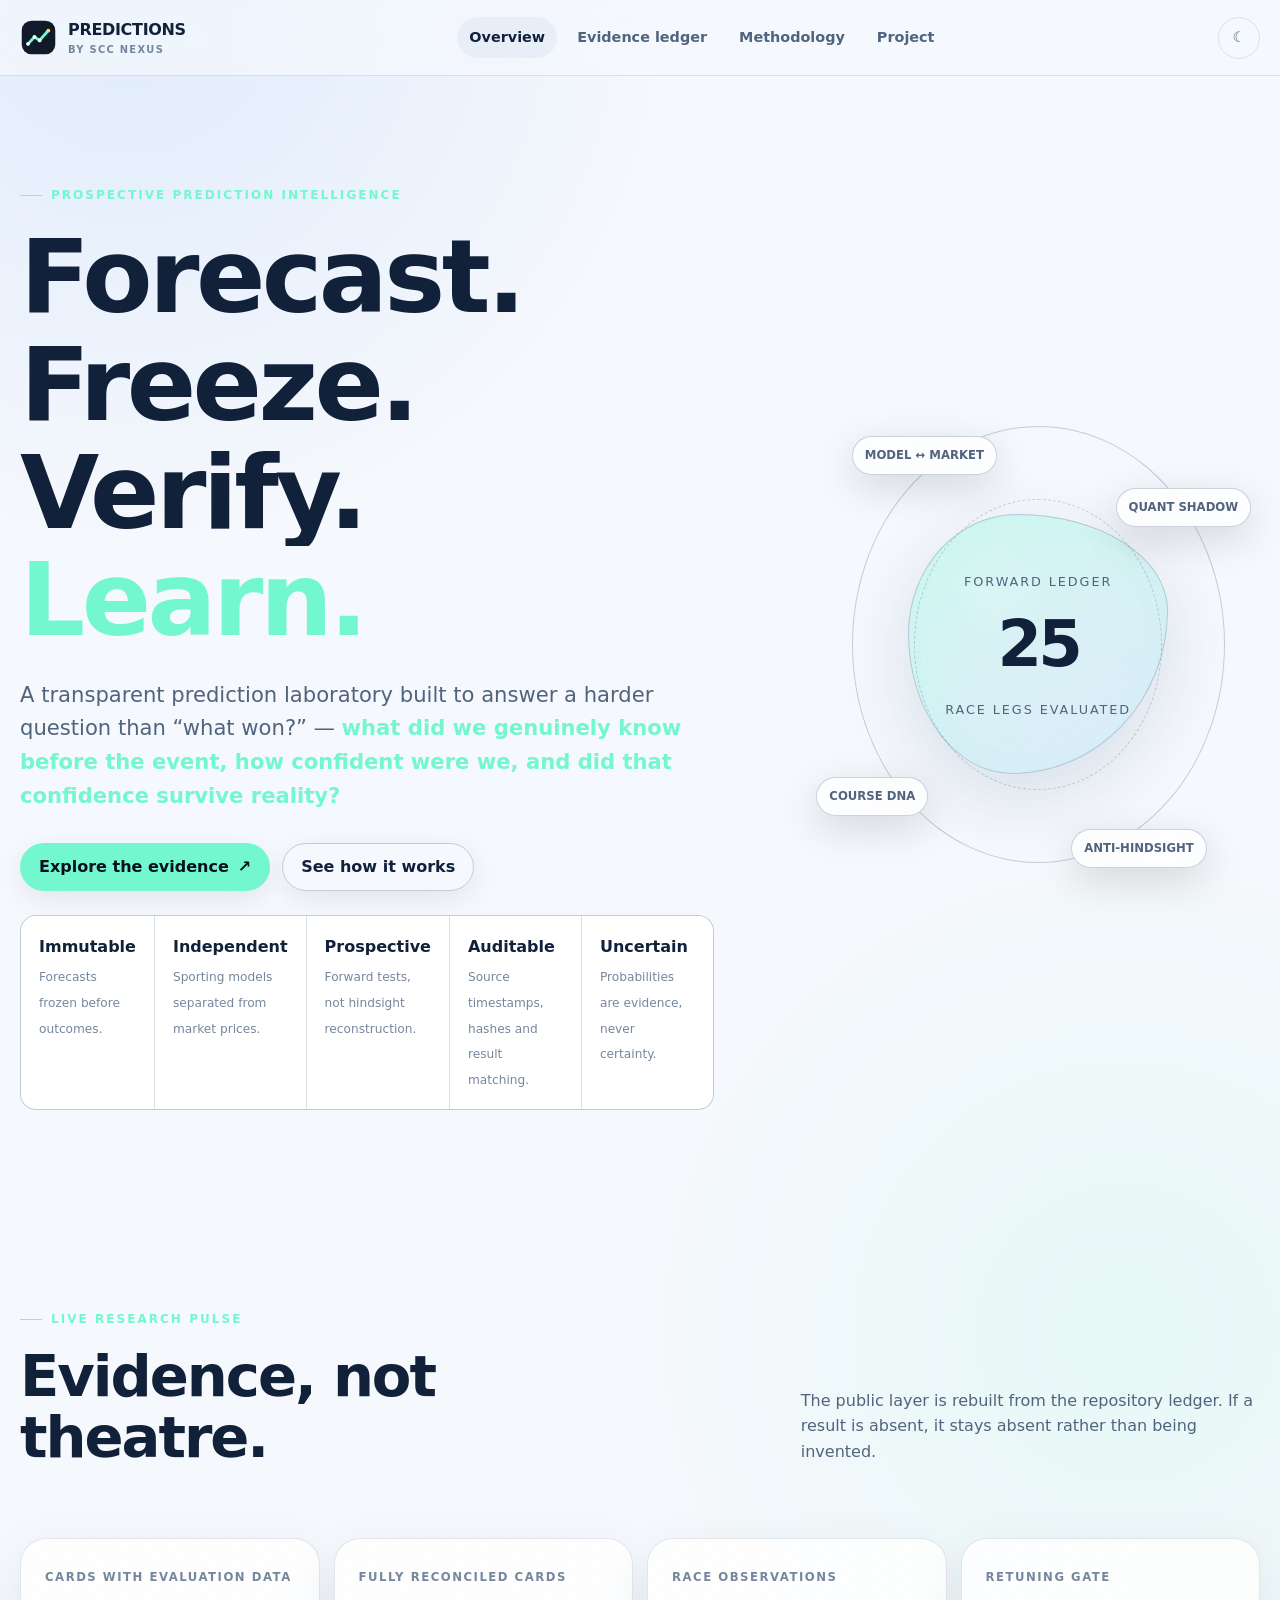
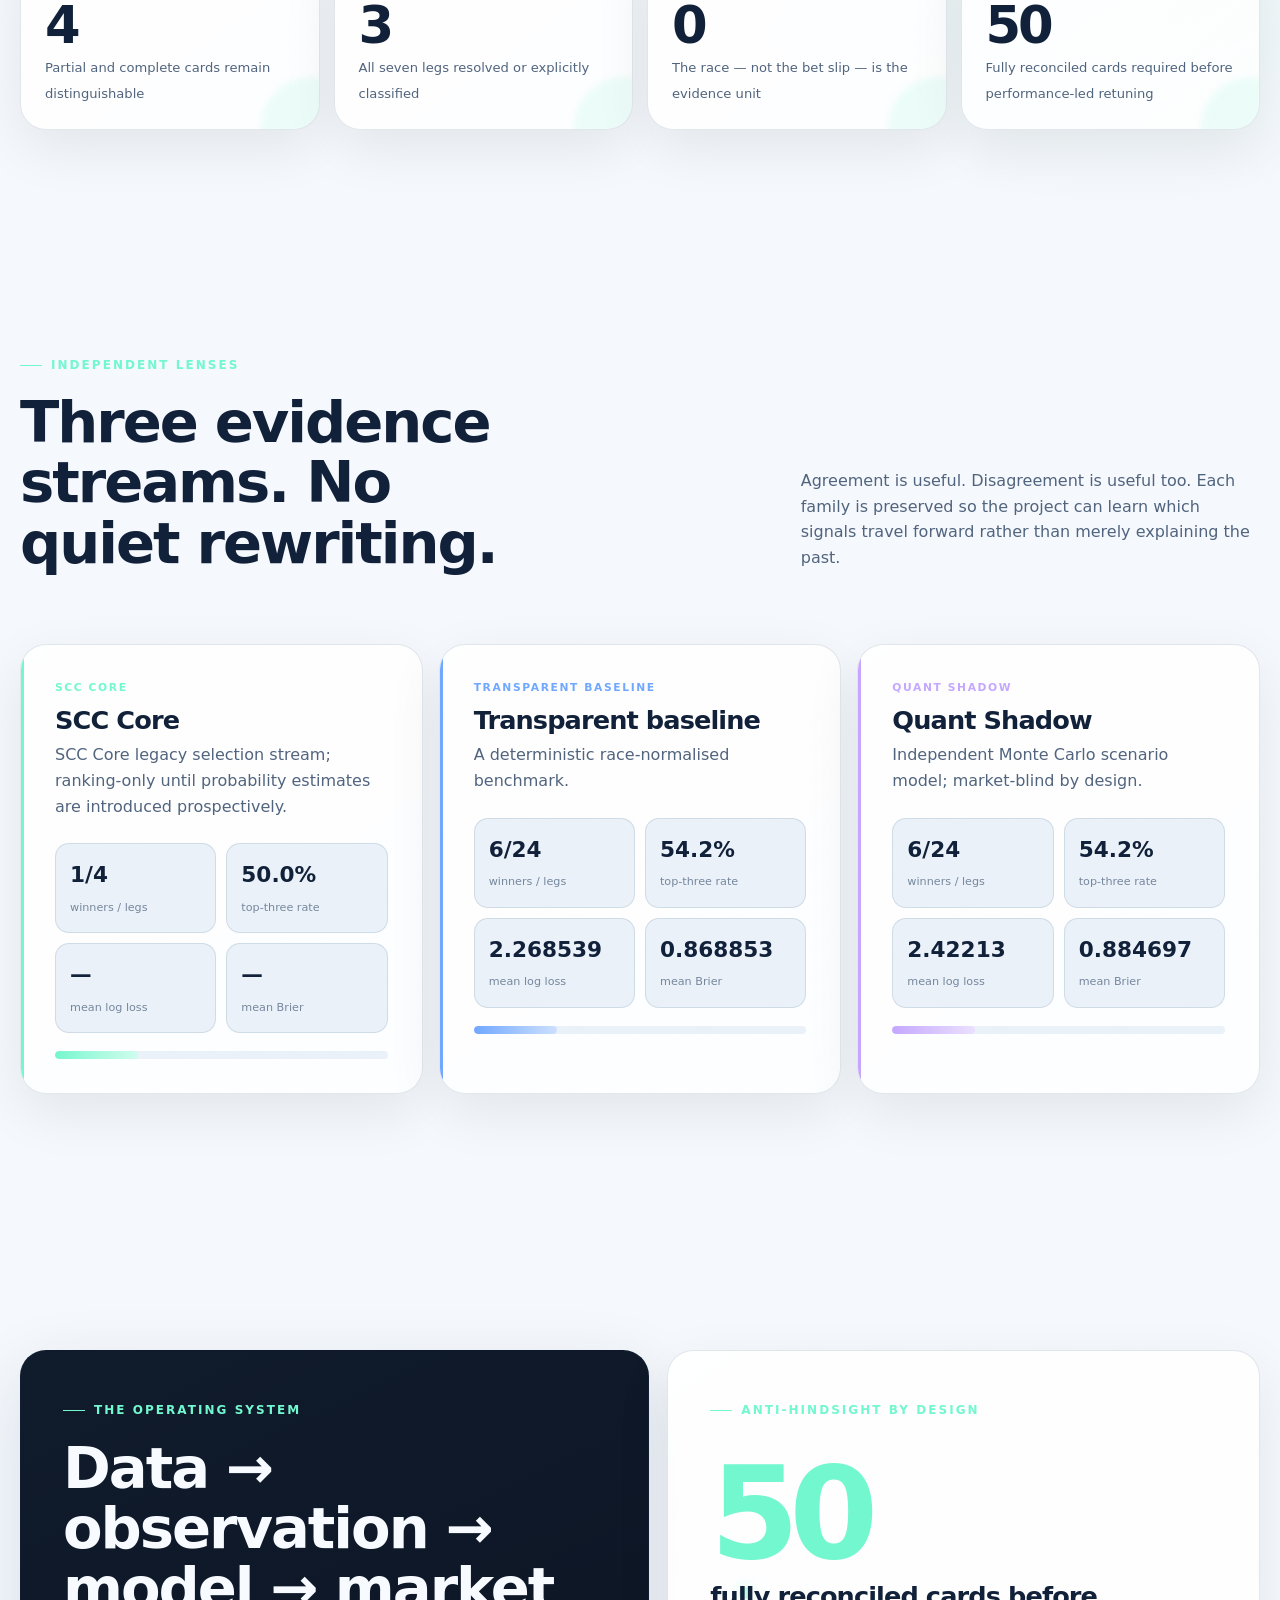
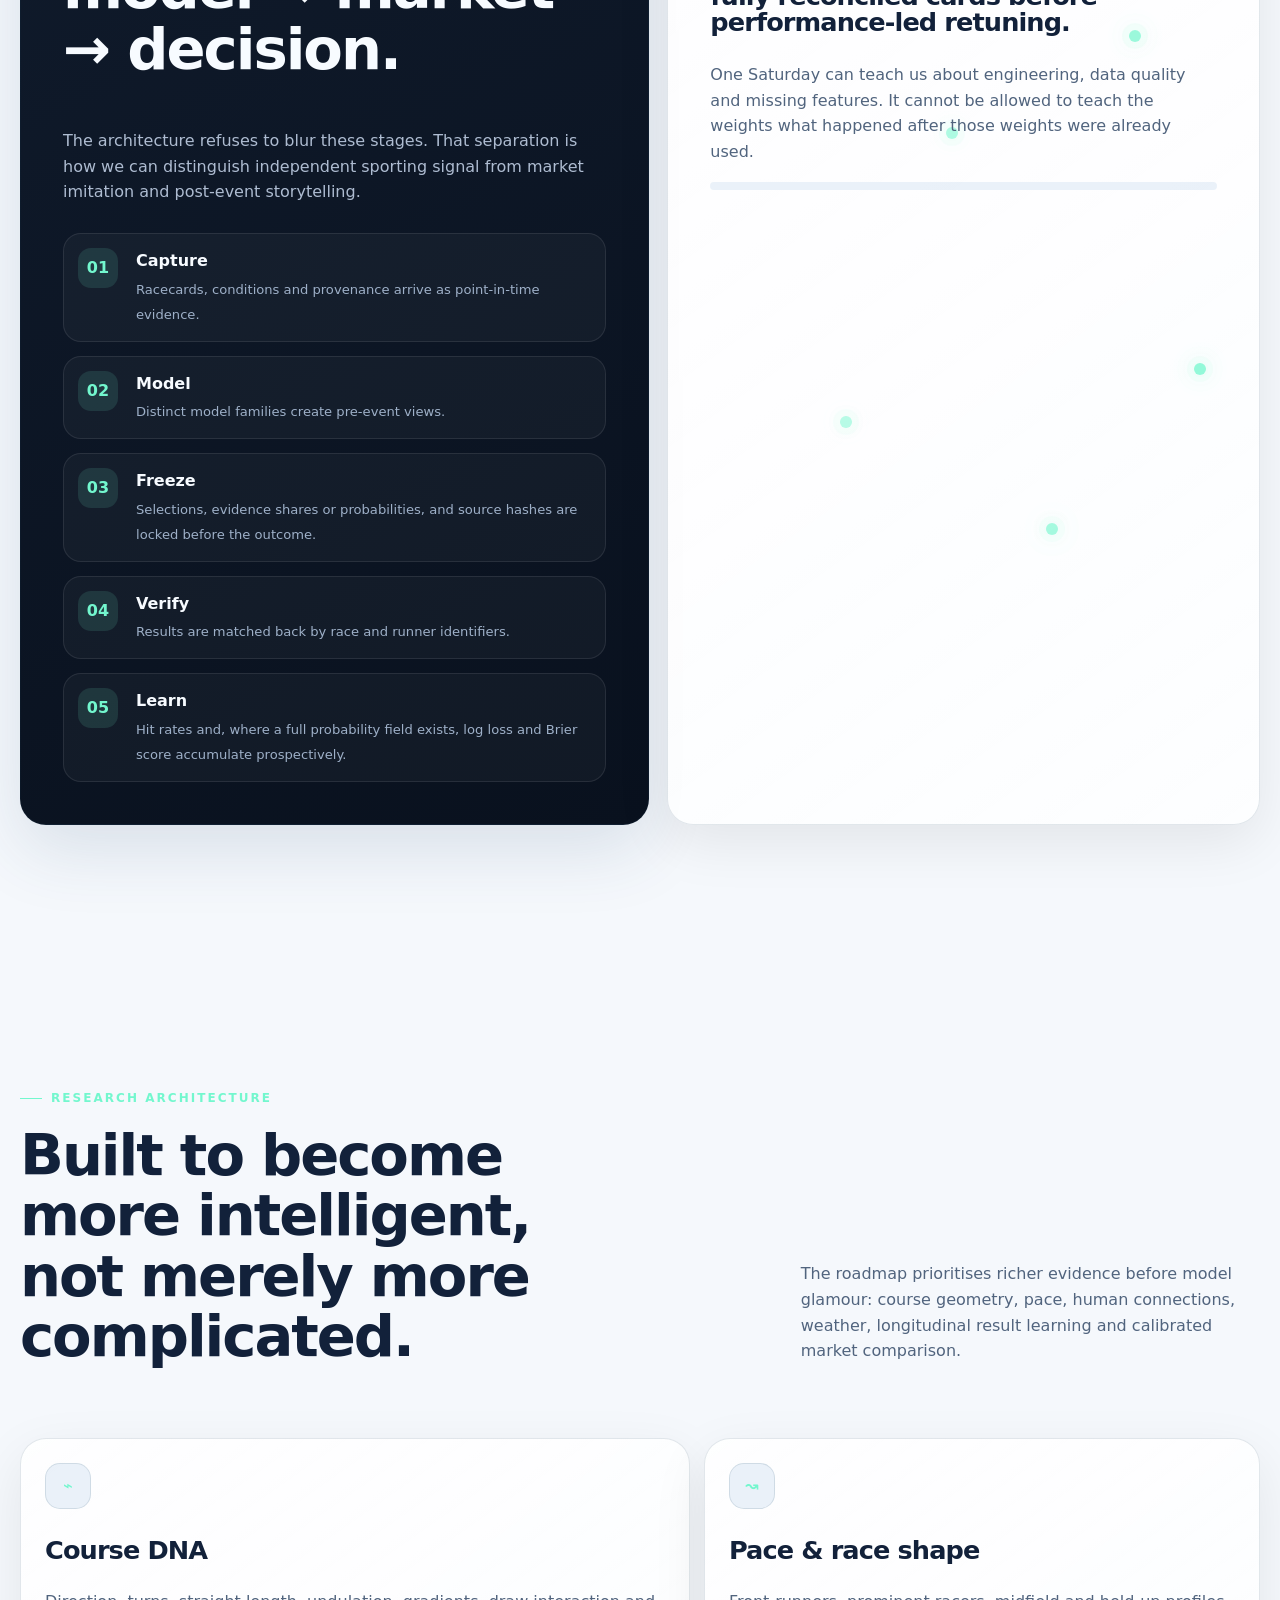
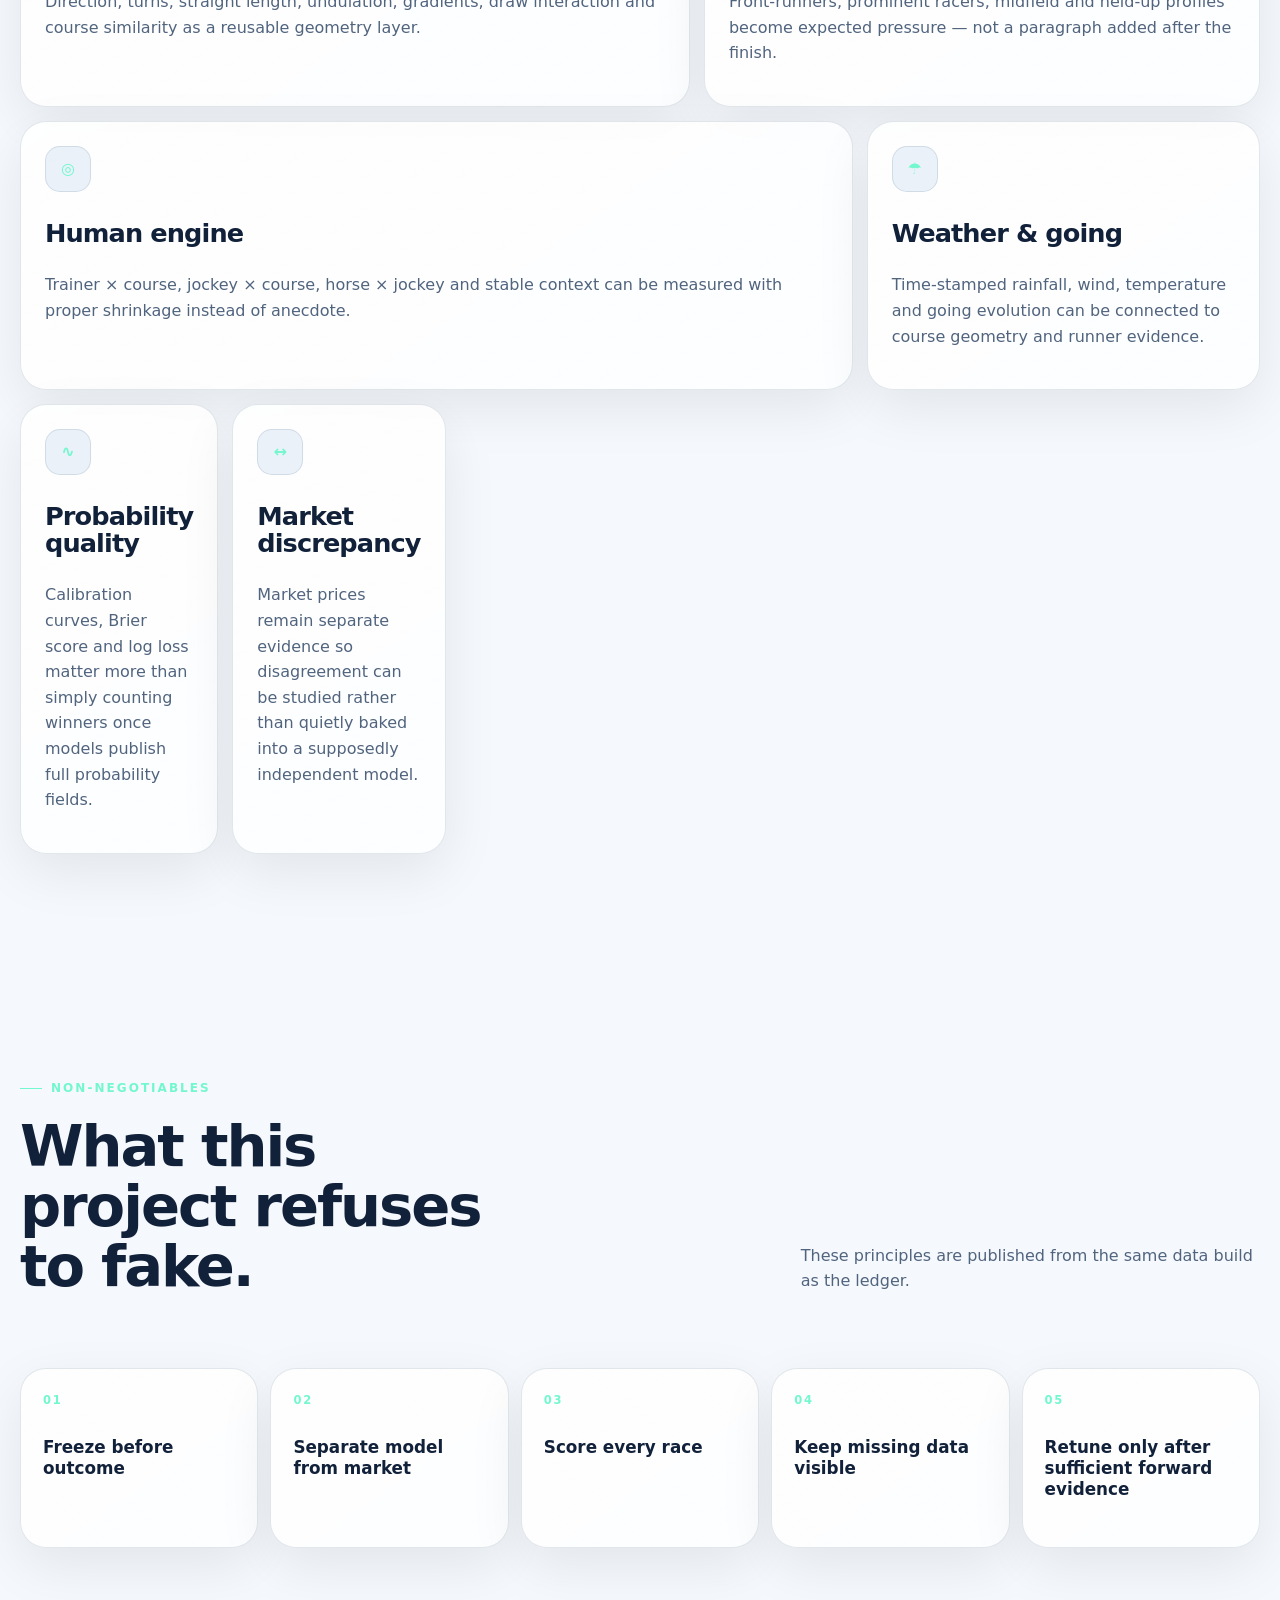
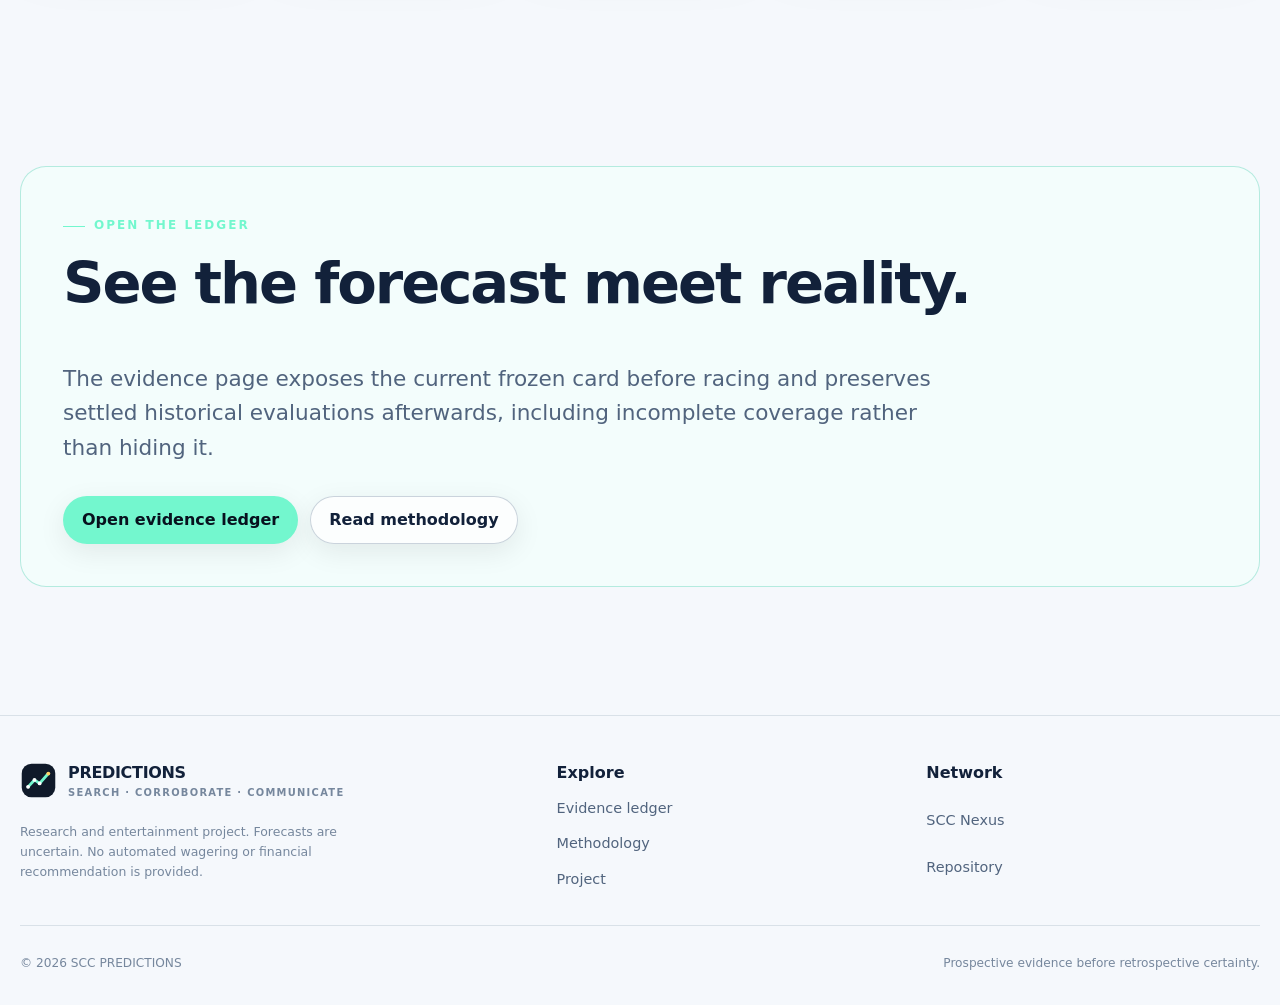
<file: index.html>
<!doctype html>
<html lang="en">
<head>
  <meta charset="utf-8">
  <meta name="viewport" content="width=device-width, initial-scale=1">
  <meta name="theme-color" content="#08111f">
  <meta name="description" content="SCC PREDICTIONS is a prospective forecasting research lab: freeze before outcome, compare independent models, score every race and learn without hindsight.">
  <title>SCC PREDICTIONS — Forecast. Freeze. Verify. Learn.</title>
  <link rel="icon" href="assets/mark.svg" type="image/svg+xml">
  <link rel="stylesheet" href="assets/styles.css">
  <script defer src="assets/app.js"></script>
  <script type="application/ld+json">
    {"@context":"https://schema.org","@type":"ResearchProject","name":"SCC PREDICTIONS","description":"Prospective, evidence-led prediction research with immutable pre-event forecasts and post-event evaluation.","url":"https://sccnexus.co.uk/predictions/"}
  </script>
</head>
<body>
<a class="skip-link" href="#main">Skip to content</a>
<header class="site-header">
  <div class="shell nav-wrap">
    <a class="brand" href="index.html" aria-label="SCC PREDICTIONS home">
      <img src="assets/mark.svg" alt="">
      <span>PREDICTIONS<small>by SCC Nexus</small></span>
    </a>
    <nav class="nav-links" data-nav-links data-open="false" aria-label="Primary navigation">
      <a href="index.html" aria-current="page">Overview</a>
      <a href="results.html">Evidence ledger</a>
      <a href="methodology.html">Methodology</a>
      <a href="about.html">Project</a>
    </nav>
    <div style="display:flex;gap:8px;align-items:center">
      <button class="nav-action" data-theme-toggle type="button" aria-label="Change colour theme">☀</button>
      <button class="nav-action nav-toggle" data-nav-toggle type="button" aria-label="Open navigation" aria-expanded="false">☰</button>
    </div>
  </div>
</header>

<main id="main">
  <section class="hero">
    <div class="shell hero-grid">
      <div>
        <div class="eyebrow">Prospective prediction intelligence</div>
        <h1 aria-label="Forecast. Freeze. Verify. Learn.">
          <span class="line"><span class="word">Forecast.</span></span>
          <span class="line"><span class="word">Freeze. Verify.</span></span>
          <span class="line"><span class="word">Learn.</span></span>
        </h1>
        <p class="hero-copy">A transparent prediction laboratory built to answer a harder question than “what won?” — <strong class="accent">what did we genuinely know before the event, how confident were we, and did that confidence survive reality?</strong></p>
        <div class="hero-actions">
          <a class="button button-primary" href="results.html">Explore the evidence <span aria-hidden="true">↗</span></a>
          <a class="button button-ghost" href="methodology.html">See how it works</a>
        </div>
        <div class="trust-strip" aria-label="Project principles">
          <div class="trust-item"><strong>Immutable</strong><span>Forecasts frozen before outcomes.</span></div>
          <div class="trust-item"><strong>Independent</strong><span>Sporting models separated from market prices.</span></div>
          <div class="trust-item"><strong>Prospective</strong><span>Forward tests, not hindsight reconstruction.</span></div>
          <div class="trust-item"><strong>Auditable</strong><span>Source timestamps, hashes and result matching.</span></div>
          <div class="trust-item"><strong>Uncertain</strong><span>Probabilities are evidence, never certainty.</span></div>
        </div>
      </div>

      <div class="lab-orbit" aria-label="Prediction system visualisation">
        <div class="core">
          <div>
            <span>Forward ledger</span>
            <strong data-metric="legs">0</strong>
            <span>race legs evaluated</span>
          </div>
        </div>
        <span class="orbit-tag">MODEL ↔ MARKET</span>
        <span class="orbit-tag">QUANT SHADOW</span>
        <span class="orbit-tag">COURSE DNA</span>
        <span class="orbit-tag">ANTI-HINDSIGHT</span>
      </div>
    </div>
  </section>

  <section class="section-tight" aria-labelledby="pulse-title">
    <div class="shell">
      <div class="section-head">
        <div>
          <div class="eyebrow">Live research pulse</div>
          <h2 id="pulse-title">Evidence, not theatre.</h2>
        </div>
        <p data-data-status>The public layer is rebuilt from the repository ledger. If a result is absent, it stays absent rather than being invented.</p>
      </div>
      <div class="metric-grid">
        <article class="metric-card"><span class="metric-label">Cards with evaluation data</span><div class="metric-value" data-metric="cards">0</div><span class="metric-note">Partial and complete cards remain distinguishable</span></article>
        <article class="metric-card"><span class="metric-label">Fully reconciled cards</span><div class="metric-value" data-metric="complete">0</div><span class="metric-note">All seven legs resolved or explicitly classified</span></article>
        <article class="metric-card"><span class="metric-label">Race observations</span><div class="metric-value" data-metric="legs">0</div><span class="metric-note">The race — not the bet slip — is the evidence unit</span></article>
        <article class="metric-card"><span class="metric-label">Retuning gate</span><div class="metric-value" data-metric="threshold">50</div><span class="metric-note">Fully reconciled cards required before performance-led retuning</span></article>
      </div>
    </div>
  </section>

  <section class="section" aria-labelledby="models-title">
    <div class="shell">
      <div class="section-head">
        <div>
          <div class="eyebrow">Independent lenses</div>
          <h2 id="models-title">Three evidence streams. No quiet rewriting.</h2>
        </div>
        <p>Agreement is useful. Disagreement is useful too. Each family is preserved so the project can learn which signals travel forward rather than merely explaining the past.</p>
      </div>
      <div class="model-grid" data-model-grid>
        <article class="model-card" data-model="frozen"><div class="model-chip">SCC Core</div><h3>SCC Core</h3><p>The prospectively locked SCC evidence-led selection stream; historical records are ranking-only unless probabilities were frozen prospectively.</p></article>
        <article class="model-card" data-model="baseline"><div class="model-chip">Transparent baseline</div><h3>Transparent baseline</h3><p>A deterministic race-normalised benchmark.</p></article>
        <article class="model-card" data-model="shadow"><div class="model-chip">Quant Shadow</div><h3>Quant Shadow</h3><p>A separate Monte Carlo scenario challenger, kept market-blind by design.</p></article>
      </div>
    </div>
  </section>

  <section class="section" aria-labelledby="system-title">
    <div class="shell split">
      <article class="panel panel-dark">
        <div class="eyebrow">The operating system</div>
        <h2 id="system-title">Data → observation → model → market → decision.</h2>
        <p>The architecture refuses to blur these stages. That separation is how we can distinguish independent sporting signal from market imitation and post-event storytelling.</p>
        <div class="flow">
          <div class="flow-step"><div class="flow-index">01</div><div><strong>Capture</strong><span>Racecards, conditions and provenance arrive as point-in-time evidence.</span></div></div>
          <div class="flow-step"><div class="flow-index">02</div><div><strong>Model</strong><span>Distinct model families create pre-event views.</span></div></div>
          <div class="flow-step"><div class="flow-index">03</div><div><strong>Freeze</strong><span>Selections, evidence shares or probabilities, and source hashes are locked before the outcome.</span></div></div>
          <div class="flow-step"><div class="flow-index">04</div><div><strong>Verify</strong><span>Results are matched back by race and runner identifiers.</span></div></div>
          <div class="flow-step"><div class="flow-index">05</div><div><strong>Learn</strong><span>Hit rates and, where a full probability field exists, log loss and Brier score accumulate prospectively.</span></div></div>
        </div>
      </article>

      <article class="panel evidence-visual">
        <div class="signal-field" data-signal-field aria-hidden="true"></div>
        <div class="evidence-copy">
          <div class="eyebrow">Anti-hindsight by design</div>
          <div class="quote-number">50</div>
          <h3>fully reconciled cards before performance-led retuning.</h3>
          <p>One Saturday can teach us about engineering, data quality and missing features. It cannot be allowed to teach the weights what happened after those weights were already used.</p>
          <div class="progress" data-retuning-progress aria-label="Progress toward the retuning evidence threshold"><span></span></div>
        </div>
      </article>
    </div>
  </section>

  <section class="section" aria-labelledby="features-title">
    <div class="shell">
      <div class="section-head">
        <div>
          <div class="eyebrow">Research architecture</div>
          <h2 id="features-title">Built to become more intelligent, not merely more complicated.</h2>
        </div>
        <p>The roadmap prioritises richer evidence before model glamour: course geometry, pace, human connections, weather, longitudinal result learning and calibrated market comparison.</p>
      </div>
      <div class="feature-grid">
        <article class="feature-card"><div class="feature-icon">⌁</div><h3>Course DNA</h3><p>Direction, turns, straight length, undulation, gradients, draw interaction and course similarity as a reusable geometry layer.</p></article>
        <article class="feature-card"><div class="feature-icon">↝</div><h3>Pace & race shape</h3><p>Front-runners, prominent racers, midfield and held-up profiles become expected pressure — not a paragraph added after the finish.</p></article>
        <article class="feature-card"><div class="feature-icon">◎</div><h3>Human engine</h3><p>Trainer × course, jockey × course, horse × jockey and stable context can be measured with proper shrinkage instead of anecdote.</p></article>
        <article class="feature-card"><div class="feature-icon">☂</div><h3>Weather & going</h3><p>Time-stamped rainfall, wind, temperature and going evolution can be connected to course geometry and runner evidence.</p></article>
        <article class="feature-card"><div class="feature-icon">∿</div><h3>Probability quality</h3><p>Calibration curves, Brier score and log loss matter more than simply counting winners once models publish full probability fields.</p></article>
        <article class="feature-card"><div class="feature-icon">↔</div><h3>Market discrepancy</h3><p>Market prices remain separate evidence so disagreement can be studied rather than quietly baked into a supposedly independent model.</p></article>
      </div>
    </div>
  </section>

  <section class="section-tight" aria-labelledby="principles-title">
    <div class="shell">
      <div class="section-head"><div><div class="eyebrow">Non-negotiables</div><h2 id="principles-title">What this project refuses to fake.</h2></div><p>These principles are published from the same data build as the ledger.</p></div>
      <div class="principles" data-principles>
        <article class="principle-card"><strong>Freeze before outcome</strong></article>
        <article class="principle-card"><strong>Separate model from market</strong></article>
        <article class="principle-card"><strong>Score every race</strong></article>
        <article class="principle-card"><strong>Keep missing data visible</strong></article>
        <article class="principle-card"><strong>Retune only after sufficient forward evidence</strong></article>
      </div>
    </div>
  </section>

  <section class="section">
    <div class="shell callout">
      <div class="eyebrow">Open the ledger</div>
      <h2>See the forecast meet reality.</h2>
      <p class="lede">The evidence page exposes the current frozen card before racing and preserves settled historical evaluations afterwards, including incomplete coverage rather than hiding it.</p>
      <div class="hero-actions"><a class="button button-primary" href="results.html">Open evidence ledger</a><a class="button" href="methodology.html">Read methodology</a></div>
    </div>
  </section>
</main>

<footer class="site-footer">
  <div class="shell">
    <div class="footer-grid">
      <div><a class="brand" href="index.html"><img src="assets/mark.svg" alt=""><span>PREDICTIONS<small>Search · Corroborate · Communicate</small></span></a><p class="tiny" style="max-width:46ch;margin-top:16px">Research and entertainment project. Forecasts are uncertain. No automated wagering or financial recommendation is provided.</p></div>
      <div class="footer-links"><strong>Explore</strong><a href="results.html">Evidence ledger</a><a href="methodology.html">Methodology</a><a href="about.html">Project</a></div>
      <div class="footer-links"><strong>Network</strong><a href="https://sccnexus.co.uk/" rel="noopener">SCC Nexus</a><a href="https://github.com/sccnexusdata/predictions-observatory" rel="noopener">Repository</a></div>
    </div>
    <div class="footer-bottom"><span>© <span data-year></span> SCC PREDICTIONS</span><span>Prospective evidence before retrospective certainty.</span></div>
  </div>
</footer>
</body>
</html>
</file>
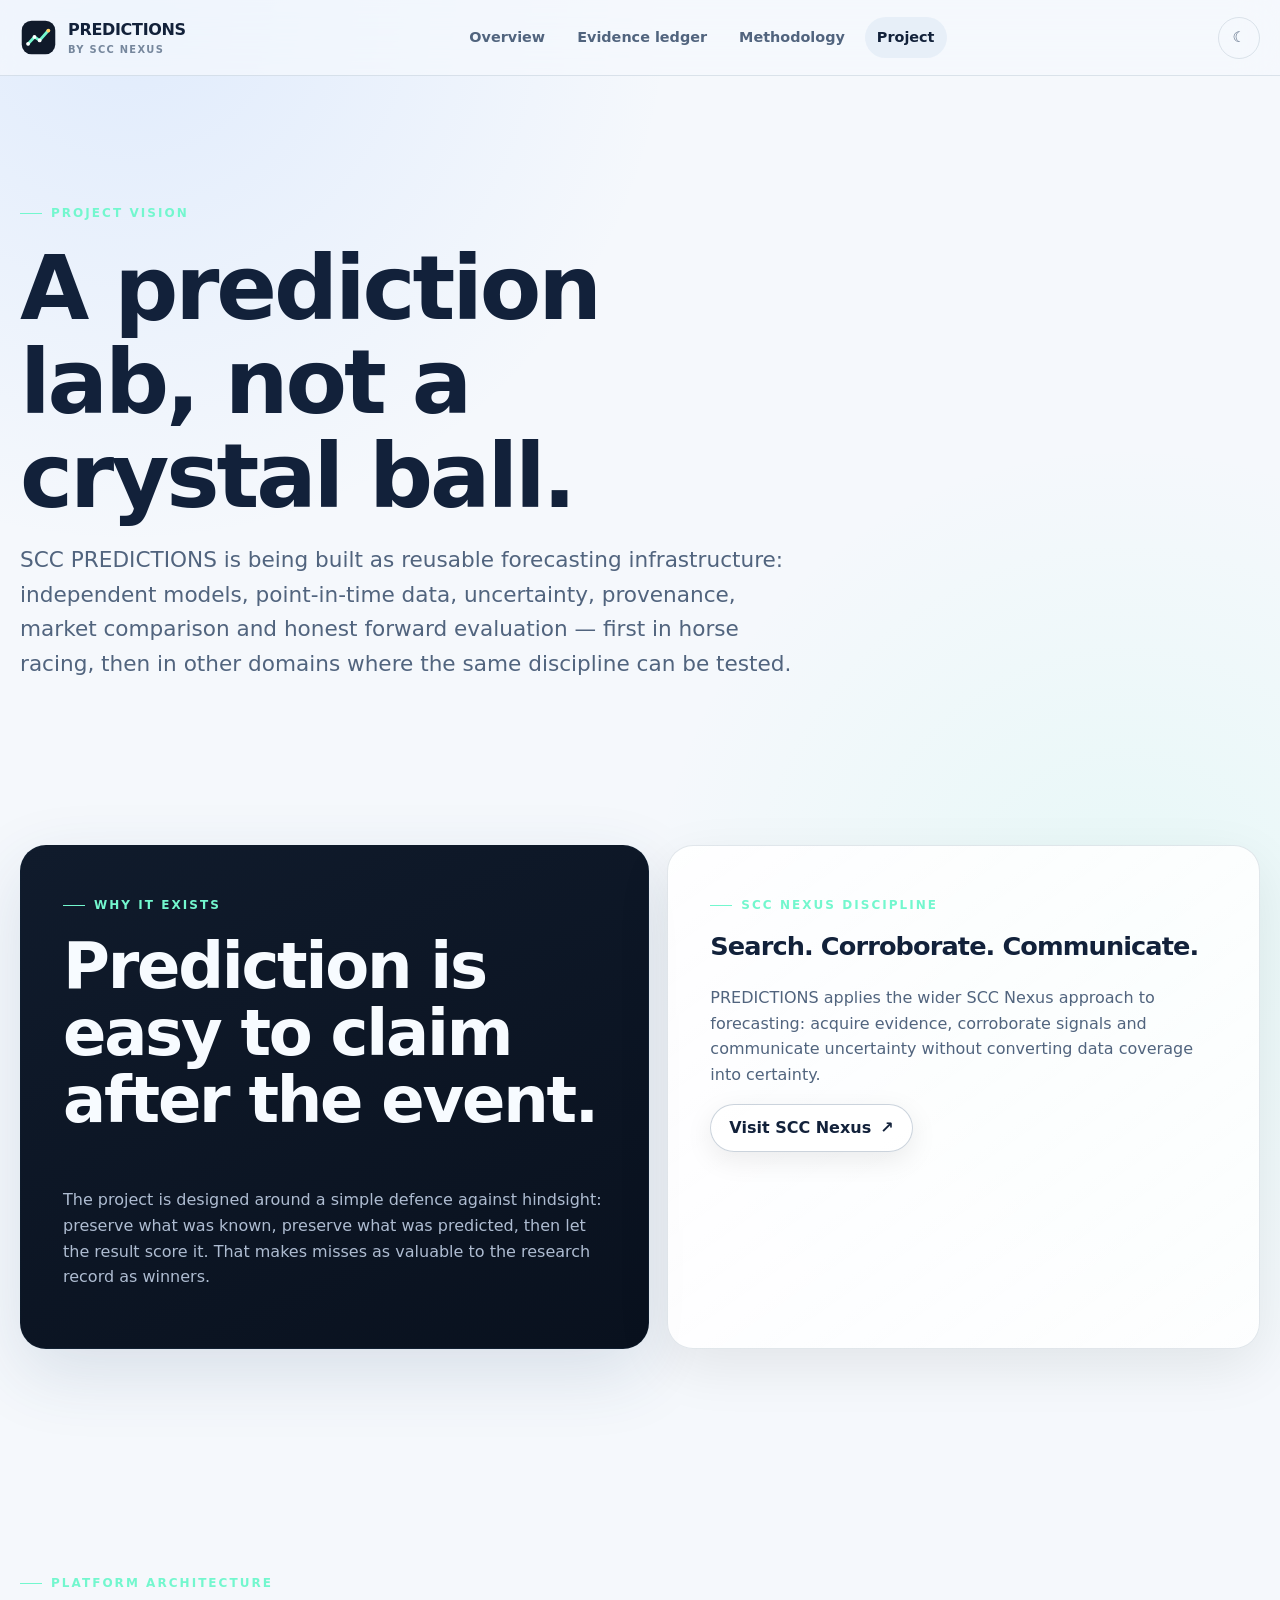
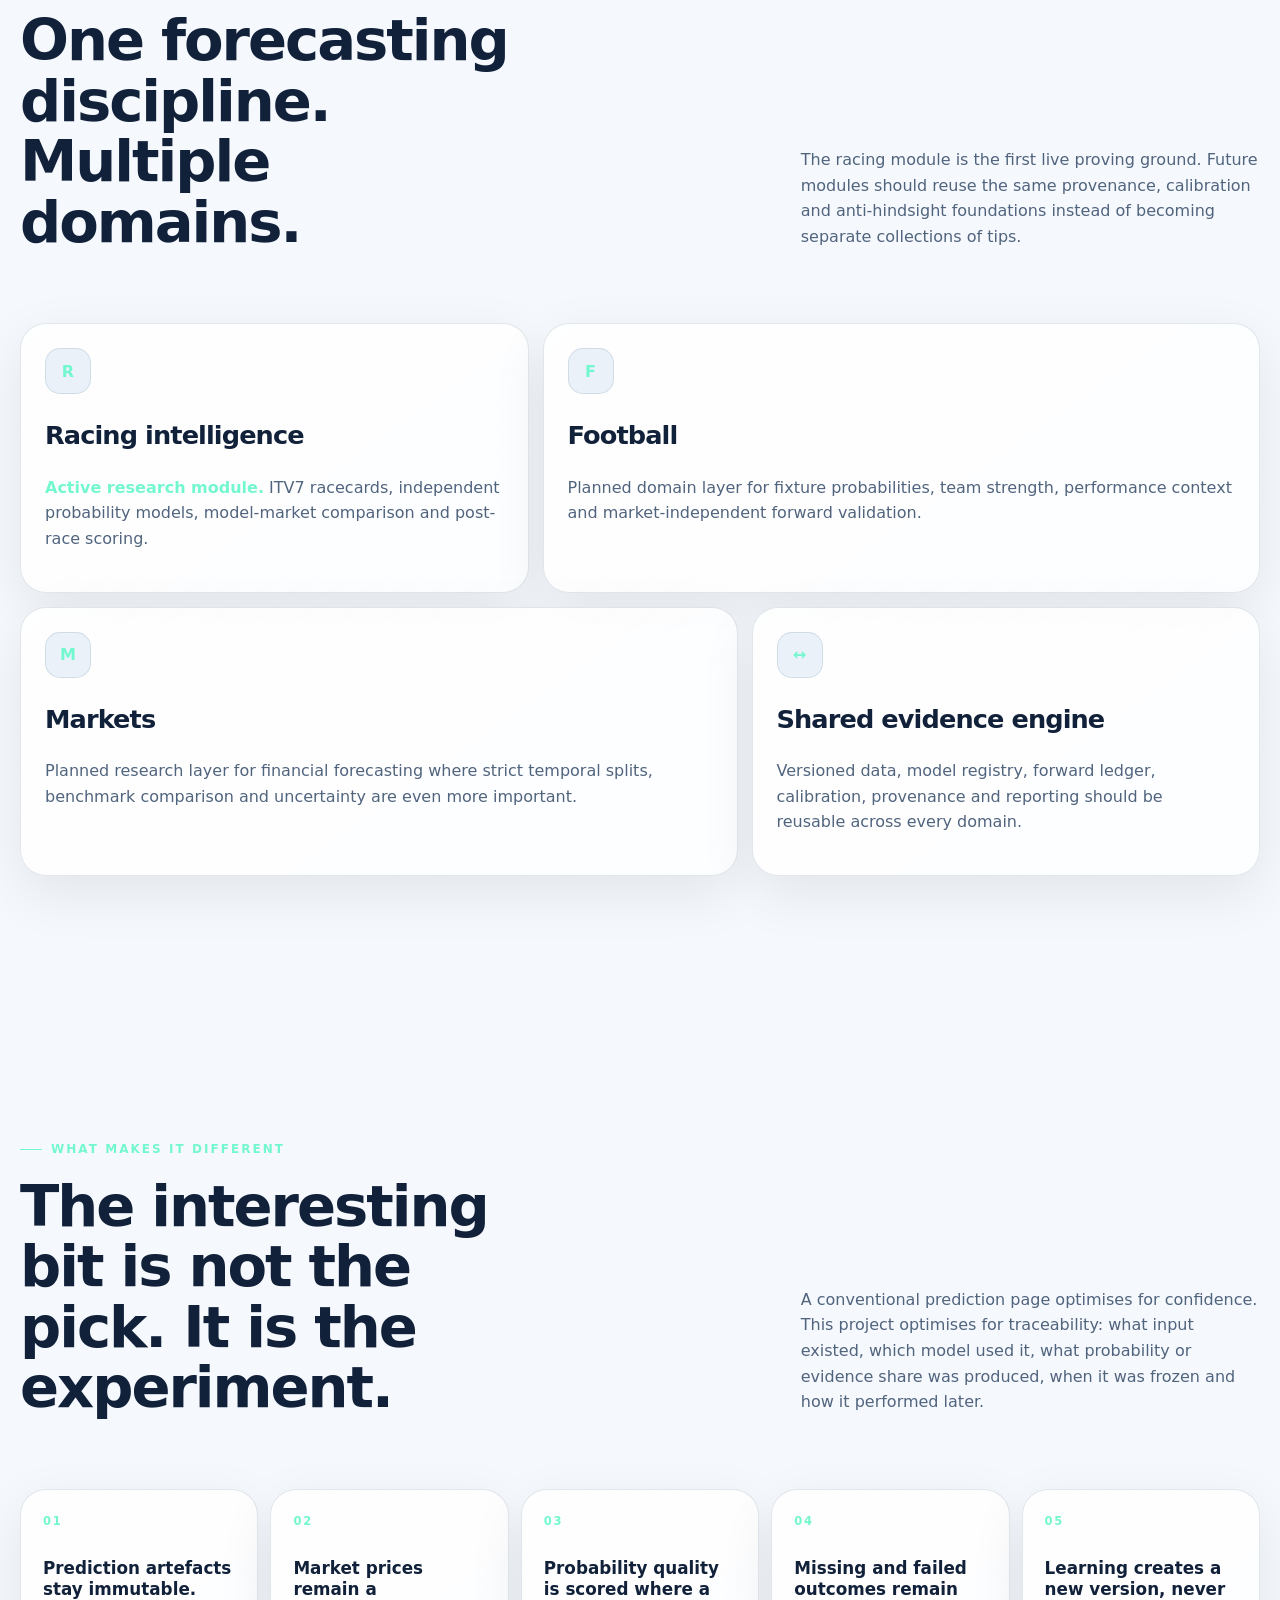
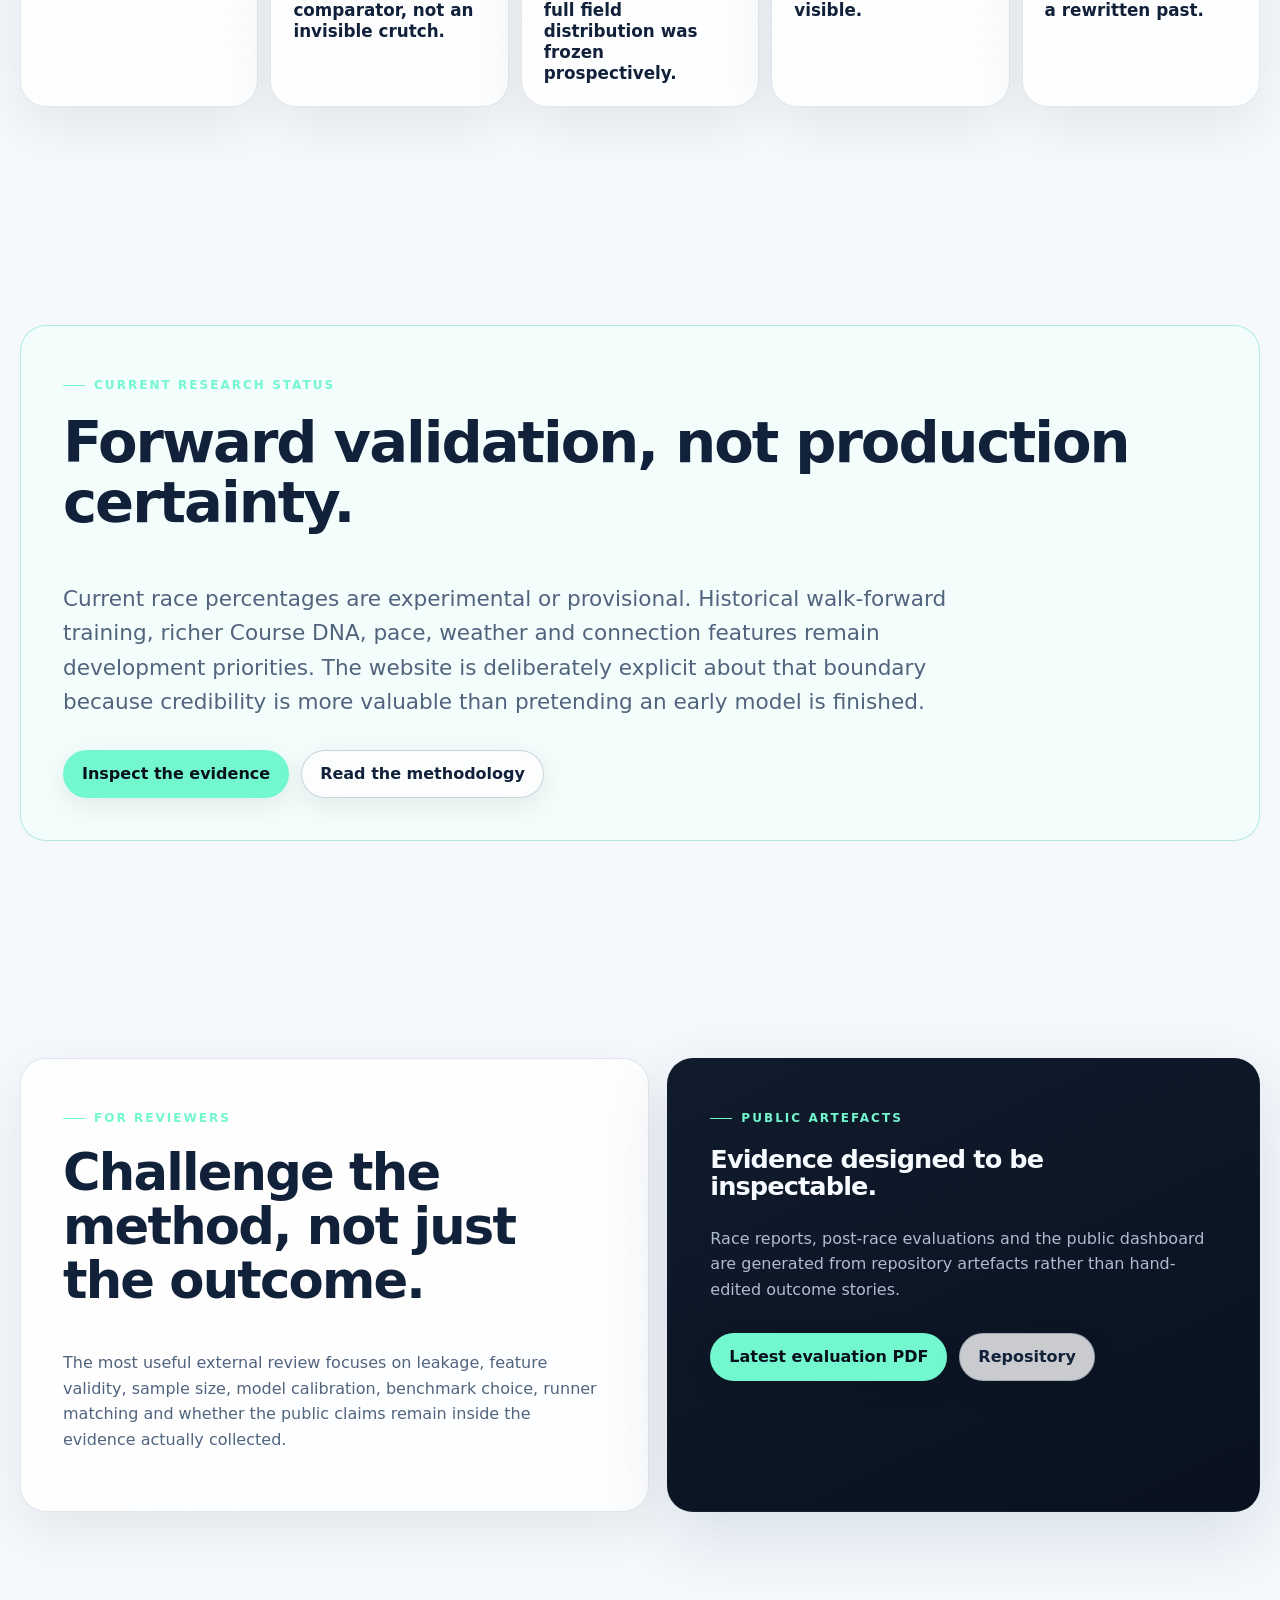
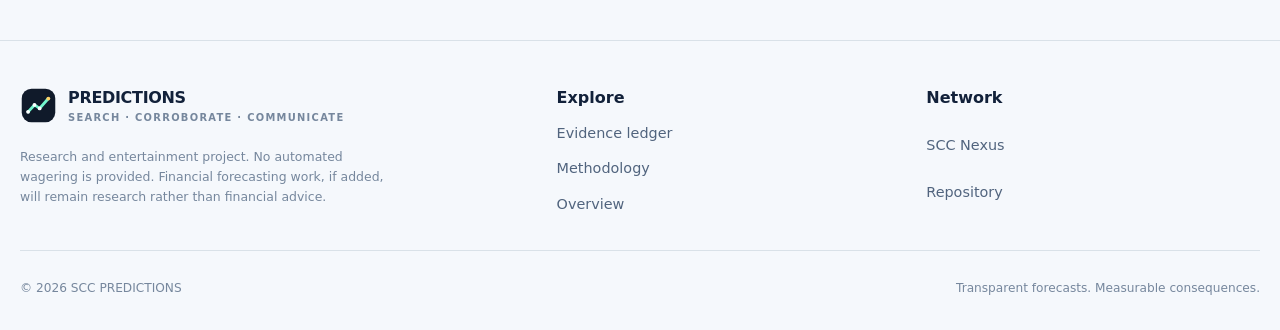
<file: about.html>
<!doctype html>
<html lang="en">
<head>
  <meta charset="utf-8">
  <meta name="viewport" content="width=device-width, initial-scale=1">
  <meta name="theme-color" content="#08111f">
  <meta name="description" content="About SCC PREDICTIONS: a transparent, auditable forecasting research project from SCC Nexus.">
  <title>Project — SCC PREDICTIONS</title>
  <link rel="icon" href="assets/mark.svg" type="image/svg+xml">
  <link rel="stylesheet" href="assets/styles.css">
  <script defer src="assets/app.js"></script>
</head>
<body>
<a class="skip-link" href="#main">Skip to content</a>
<header class="site-header"><div class="shell nav-wrap"><a class="brand" href="index.html"><img src="assets/mark.svg" alt=""><span>PREDICTIONS<small>by SCC Nexus</small></span></a><nav class="nav-links" data-nav-links data-open="false" aria-label="Primary navigation"><a href="index.html">Overview</a><a href="results.html">Evidence ledger</a><a href="methodology.html">Methodology</a><a href="about.html" aria-current="page">Project</a></nav><div style="display:flex;gap:8px;align-items:center"><button class="nav-action" data-theme-toggle type="button" aria-label="Change colour theme">☀</button><button class="nav-action nav-toggle" data-nav-toggle type="button" aria-label="Open navigation" aria-expanded="false">☰</button></div></div></header>

<main id="main">
  <section class="page-hero">
    <div class="shell">
      <div class="eyebrow">Project vision</div>
      <h1>A prediction lab, not a crystal ball.</h1>
      <p class="lede">SCC PREDICTIONS is being built as reusable forecasting infrastructure: independent models, point-in-time data, uncertainty, provenance, market comparison and honest forward evaluation — first in horse racing, then in other domains where the same discipline can be tested.</p>
    </div>
  </section>

  <section class="section-tight">
    <div class="shell split">
      <article class="panel panel-dark">
        <div class="eyebrow">Why it exists</div>
        <h2 style="font-size:clamp(2.2rem,5vw,4.4rem)">Prediction is easy to claim after the event.</h2>
        <p>The project is designed around a simple defence against hindsight: preserve what was known, preserve what was predicted, then let the result score it. That makes misses as valuable to the research record as winners.</p>
      </article>
      <article class="panel">
        <div class="eyebrow">SCC Nexus discipline</div>
        <h3>Search. Corroborate. Communicate.</h3>
        <p>PREDICTIONS applies the wider SCC Nexus approach to forecasting: acquire evidence, corroborate signals and communicate uncertainty without converting data coverage into certainty.</p>
        <a class="button" href="https://sccnexus.co.uk/" rel="noopener">Visit SCC Nexus <span aria-hidden="true">↗</span></a>
      </article>
    </div>
  </section>

  <section class="section" aria-labelledby="platform-title">
    <div class="shell">
      <div class="section-head"><div><div class="eyebrow">Platform architecture</div><h2 id="platform-title">One forecasting discipline. Multiple domains.</h2></div><p>The racing module is the first live proving ground. Future modules should reuse the same provenance, calibration and anti-hindsight foundations instead of becoming separate collections of tips.</p></div>
      <div class="feature-grid">
        <article class="feature-card"><div class="feature-icon">R</div><h3>Racing intelligence</h3><p><strong class="accent">Active research module.</strong> ITV7 racecards, independent probability models, model-market comparison and post-race scoring.</p></article>
        <article class="feature-card"><div class="feature-icon">F</div><h3>Football</h3><p>Planned domain layer for fixture probabilities, team strength, performance context and market-independent forward validation.</p></article>
        <article class="feature-card"><div class="feature-icon">M</div><h3>Markets</h3><p>Planned research layer for financial forecasting where strict temporal splits, benchmark comparison and uncertainty are even more important.</p></article>
        <article class="feature-card"><div class="feature-icon">↔</div><h3>Shared evidence engine</h3><p>Versioned data, model registry, forward ledger, calibration, provenance and reporting should be reusable across every domain.</p></article>
      </div>
    </div>
  </section>

  <section class="section" aria-labelledby="difference-title">
    <div class="shell">
      <div class="section-head"><div><div class="eyebrow">What makes it different</div><h2 id="difference-title">The interesting bit is not the pick. It is the experiment.</h2></div><p>A conventional prediction page optimises for confidence. This project optimises for traceability: what input existed, which model used it, what probability or evidence share was produced, when it was frozen and how it performed later.</p></div>
      <div class="principles">
        <article class="principle-card"><strong>Prediction artefacts stay immutable.</strong></article>
        <article class="principle-card"><strong>Market prices remain a comparator, not an invisible crutch.</strong></article>
        <article class="principle-card"><strong>Probability quality is scored where a full field distribution was frozen prospectively.</strong></article>
        <article class="principle-card"><strong>Missing and failed outcomes remain visible.</strong></article>
        <article class="principle-card"><strong>Learning creates a new version, never a rewritten past.</strong></article>
      </div>
    </div>
  </section>

  <section class="section-tight">
    <div class="shell callout">
      <div class="eyebrow">Current research status</div>
      <h2>Forward validation, not production certainty.</h2>
      <p class="lede">Current race percentages are experimental or provisional. Historical walk-forward training, richer Course DNA, pace, weather and connection features remain development priorities. The website is deliberately explicit about that boundary because credibility is more valuable than pretending an early model is finished.</p>
      <div class="hero-actions"><a class="button button-primary" href="results.html">Inspect the evidence</a><a class="button" href="methodology.html">Read the methodology</a></div>
    </div>
  </section>

  <section class="section" aria-labelledby="contact-title">
    <div class="shell split">
      <article class="panel"><div class="eyebrow">For reviewers</div><h2 id="contact-title" style="font-size:clamp(2rem,4vw,3.4rem)">Challenge the method, not just the outcome.</h2><p>The most useful external review focuses on leakage, feature validity, sample size, model calibration, benchmark choice, runner matching and whether the public claims remain inside the evidence actually collected.</p></article>
      <article class="panel panel-dark"><div class="eyebrow">Public artefacts</div><h3>Evidence designed to be inspectable.</h3><p>Race reports, post-race evaluations and the public dashboard are generated from repository artefacts rather than hand-edited outcome stories.</p><div class="hero-actions"><a class="button button-primary" href="downloads/ITV7-Post-Race-Evaluation.pdf">Latest evaluation PDF</a><a class="button" href="https://github.com/sccnexusdata/predictions-observatory" rel="noopener">Repository</a></div></article>
    </div>
  </section>
</main>

<footer class="site-footer"><div class="shell"><div class="footer-grid"><div><a class="brand" href="index.html"><img src="assets/mark.svg" alt=""><span>PREDICTIONS<small>Search · Corroborate · Communicate</small></span></a><p class="tiny" style="max-width:46ch;margin-top:16px">Research and entertainment project. No automated wagering is provided. Financial forecasting work, if added, will remain research rather than financial advice.</p></div><div class="footer-links"><strong>Explore</strong><a href="results.html">Evidence ledger</a><a href="methodology.html">Methodology</a><a href="index.html">Overview</a></div><div class="footer-links"><strong>Network</strong><a href="https://sccnexus.co.uk/" rel="noopener">SCC Nexus</a><a href="https://github.com/sccnexusdata/predictions-observatory" rel="noopener">Repository</a></div></div><div class="footer-bottom"><span>© <span data-year></span> SCC PREDICTIONS</span><span>Transparent forecasts. Measurable consequences.</span></div></div></footer>
</body>
</html>
</file>
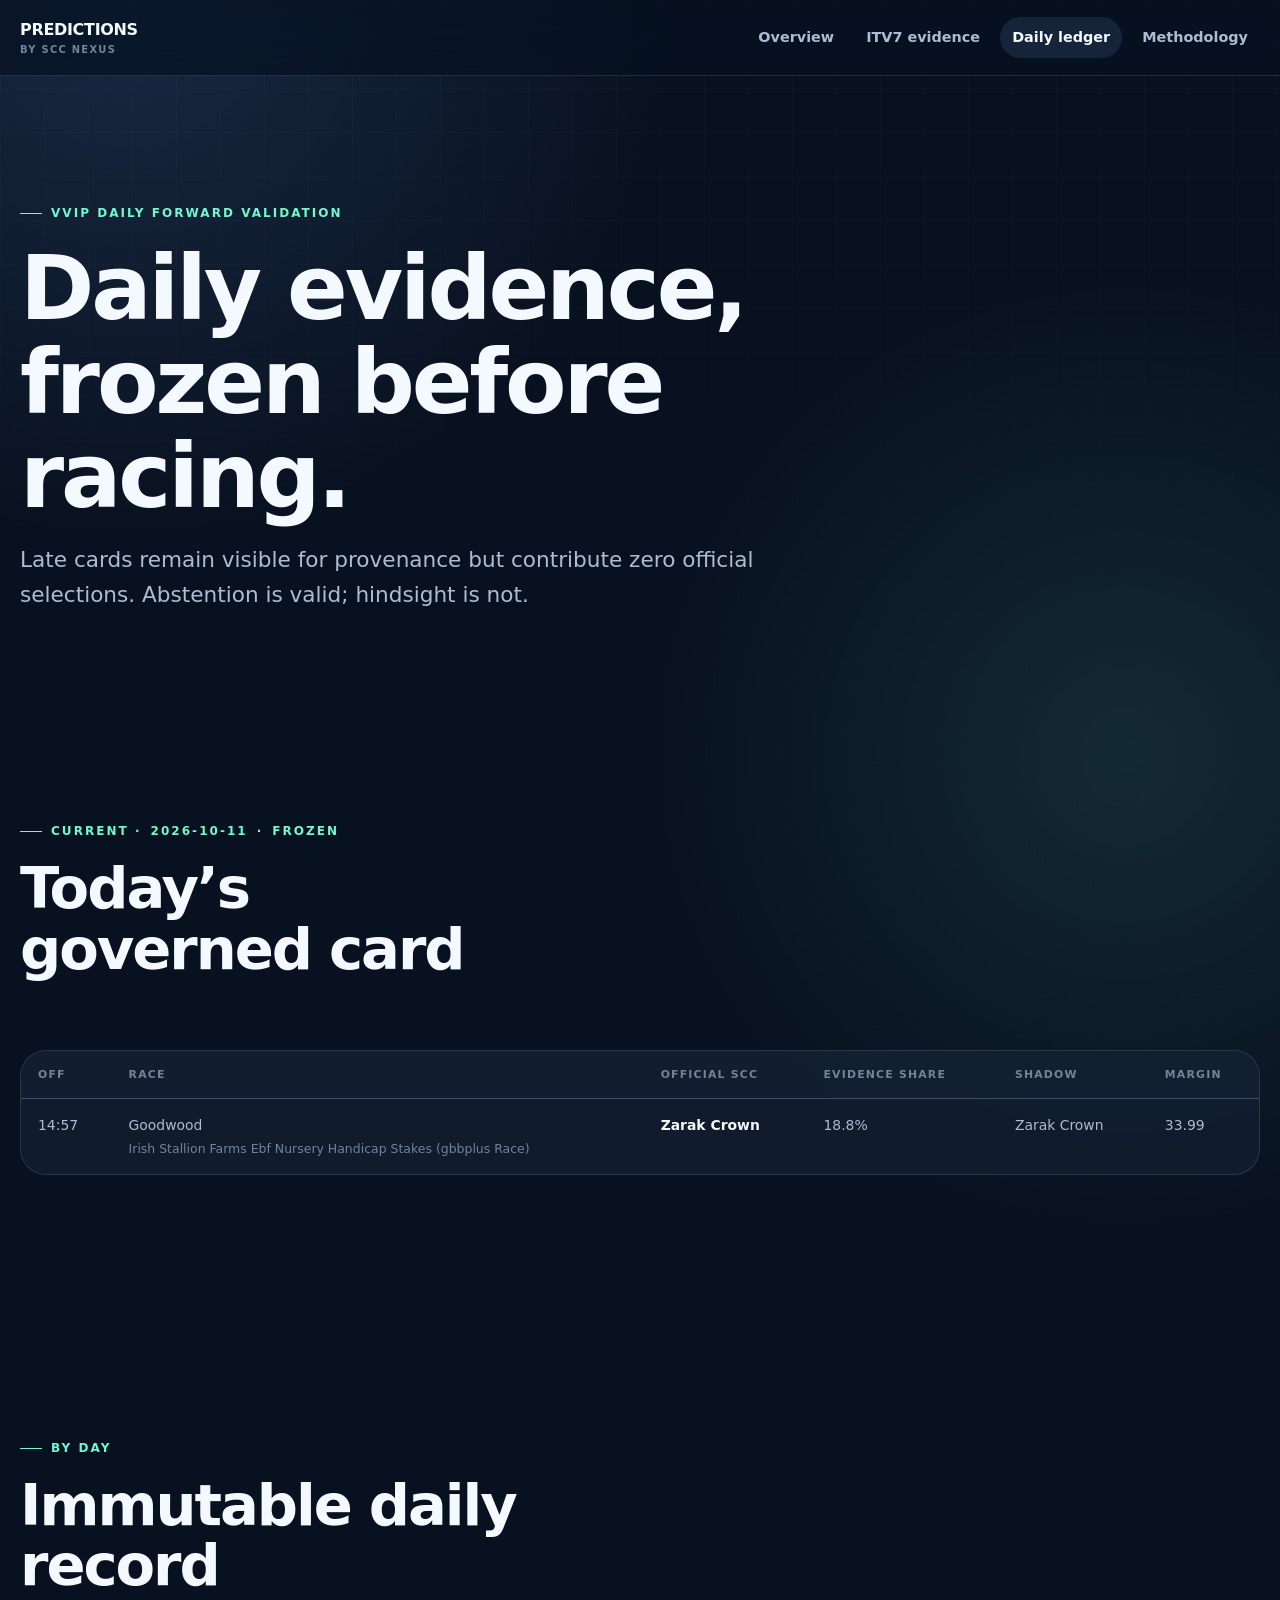
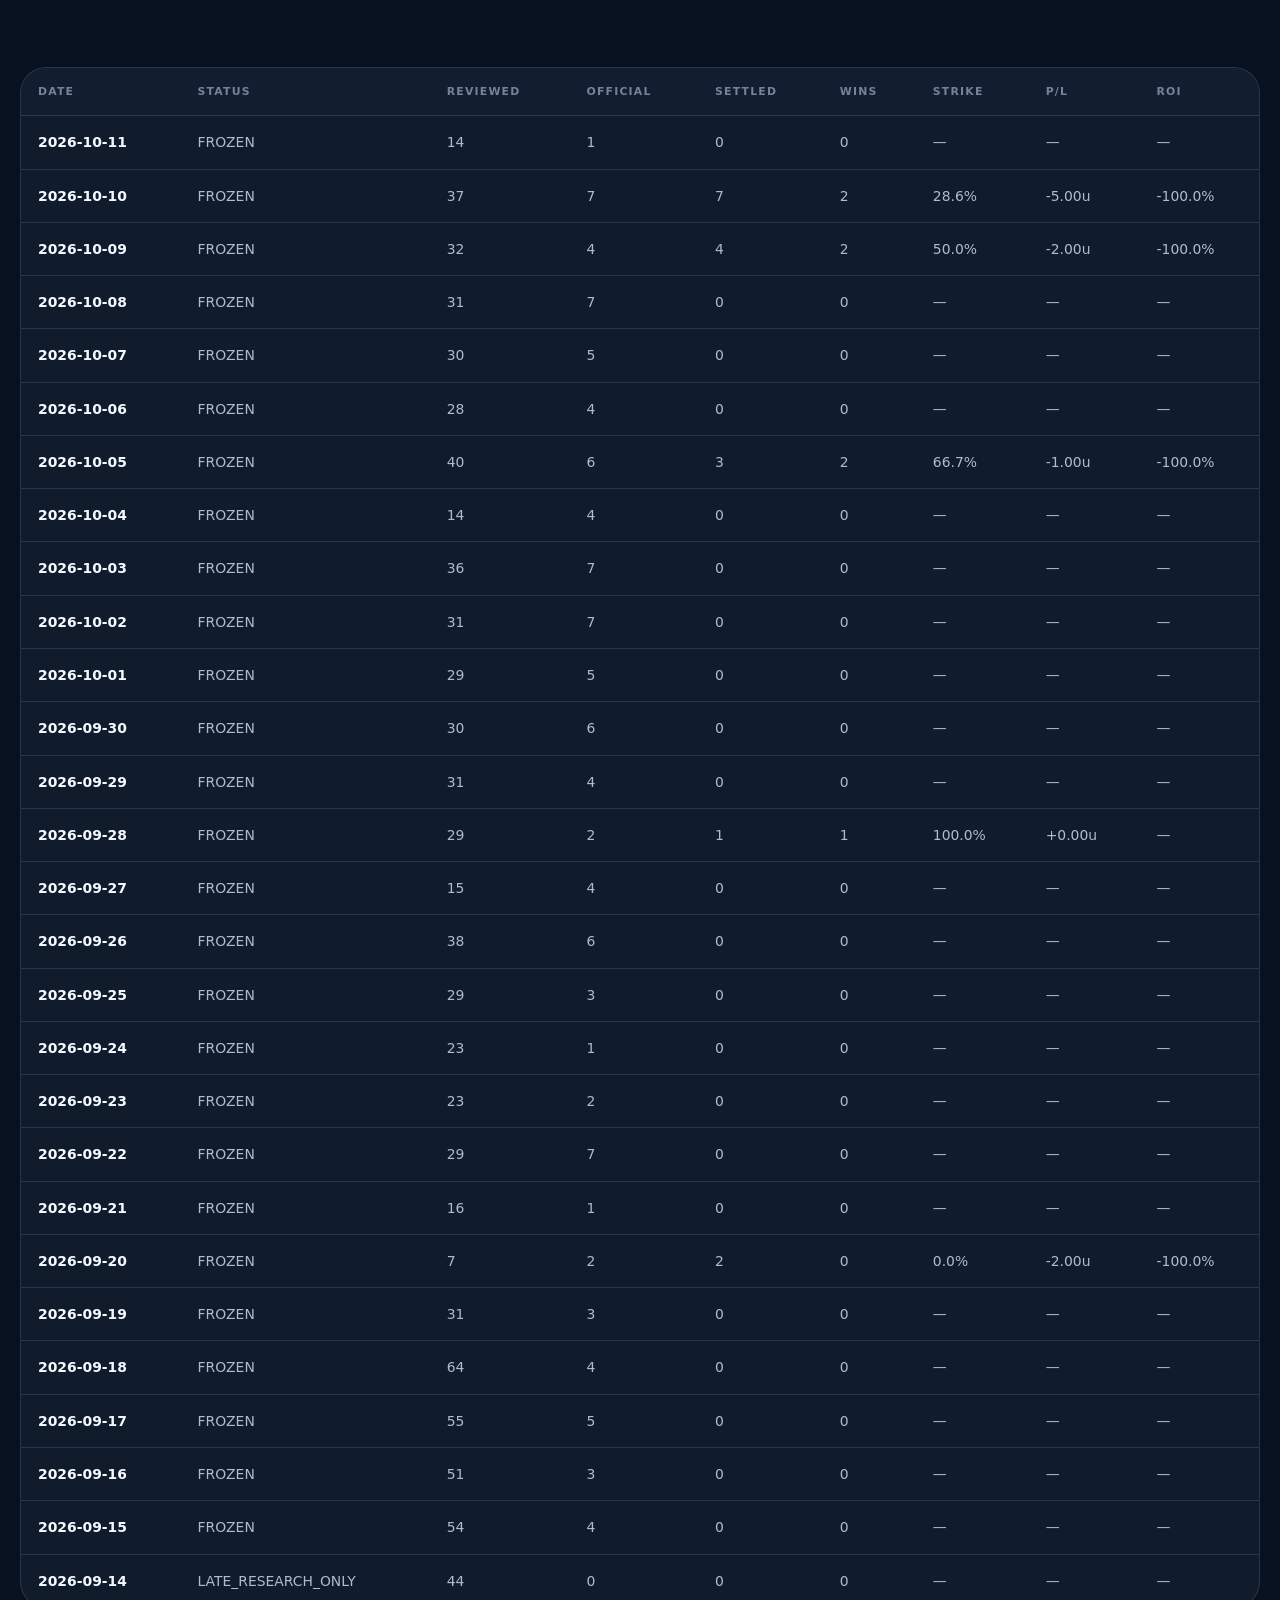
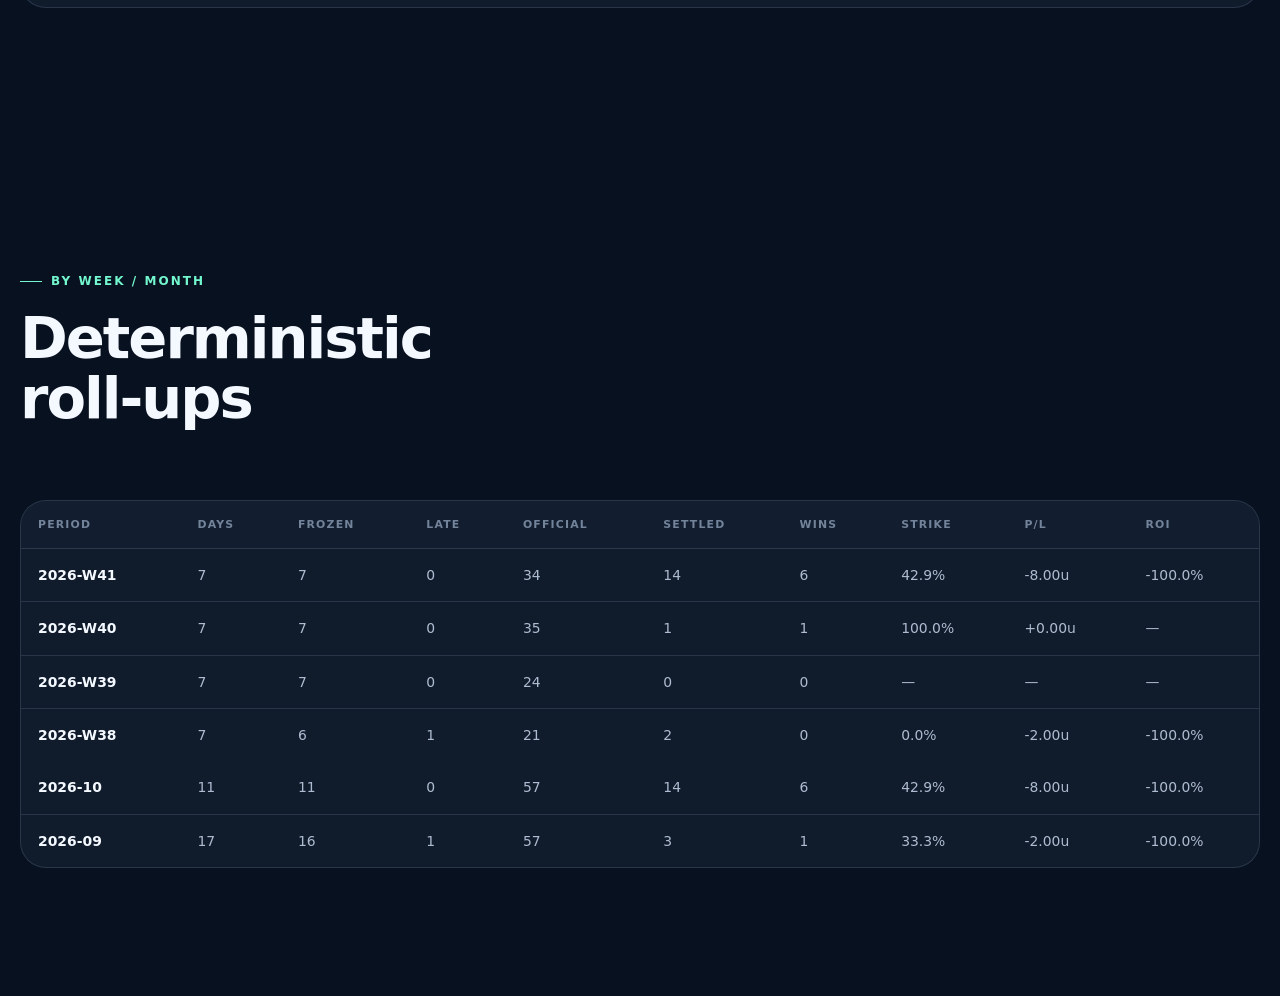
<file: daily.html>
<!doctype html>
<html lang="en">
<head>
<meta charset="utf-8"><meta name="viewport" content="width=device-width,initial-scale=1">
<title>Daily Ledger — SCC PREDICTIONS</title>
<link rel="stylesheet" href="assets/styles.css">
<script defer src="assets/daily.js"></script>
</head>
<body>
<header class="site-header"><div class="shell nav-wrap"><a class="brand" href="index.html"><span>PREDICTIONS<small>by SCC Nexus</small></span></a><nav class="nav-links"><a href="index.html">Overview</a><a href="results.html">ITV7 evidence</a><a href="daily.html" aria-current="page">Daily ledger</a><a href="methodology.html">Methodology</a></nav></div></header>
<main>
<section class="page-hero"><div class="shell"><div class="eyebrow">VVIP daily forward validation</div><h1>Daily evidence, frozen before racing.</h1><p class="lede">Late cards remain visible for provenance but contribute zero official selections. Abstention is valid; hindsight is not.</p></div></section>
<section class="section"><div class="shell"><div class="section-head"><div><div class="eyebrow">Current · <span data-daily-date>—</span> · <span data-daily-state>—</span></div><h2>Today’s governed card</h2></div></div><div class="data-table-wrap"><table class="data-table"><thead><tr><th>Off</th><th>Race</th><th>Official SCC</th><th>Evidence share</th><th>Shadow</th><th>Margin</th></tr></thead><tbody data-daily-current><tr><td colspan="6">Loading…</td></tr></tbody></table></div></div></section>
<section class="section"><div class="shell"><div class="section-head"><div><div class="eyebrow">By day</div><h2>Immutable daily record</h2></div></div><div class="data-table-wrap"><table class="data-table"><thead><tr><th>Date</th><th>Status</th><th>Reviewed</th><th>Official</th><th>Settled</th><th>Wins</th><th>Strike</th><th>P/L</th><th>ROI</th></tr></thead><tbody data-daily-history></tbody></table></div></div></section>
<section class="section"><div class="shell"><div class="section-head"><div><div class="eyebrow">By week / month</div><h2>Deterministic roll-ups</h2></div></div><div class="data-table-wrap"><table class="data-table"><thead><tr><th>Period</th><th>Days</th><th>Frozen</th><th>Late</th><th>Official</th><th>Settled</th><th>Wins</th><th>Strike</th><th>P/L</th><th>ROI</th></tr></thead><tbody data-daily-weekly></tbody><tbody data-daily-monthly></tbody></table></div></div></section>
</main>
</body></html>
</file>
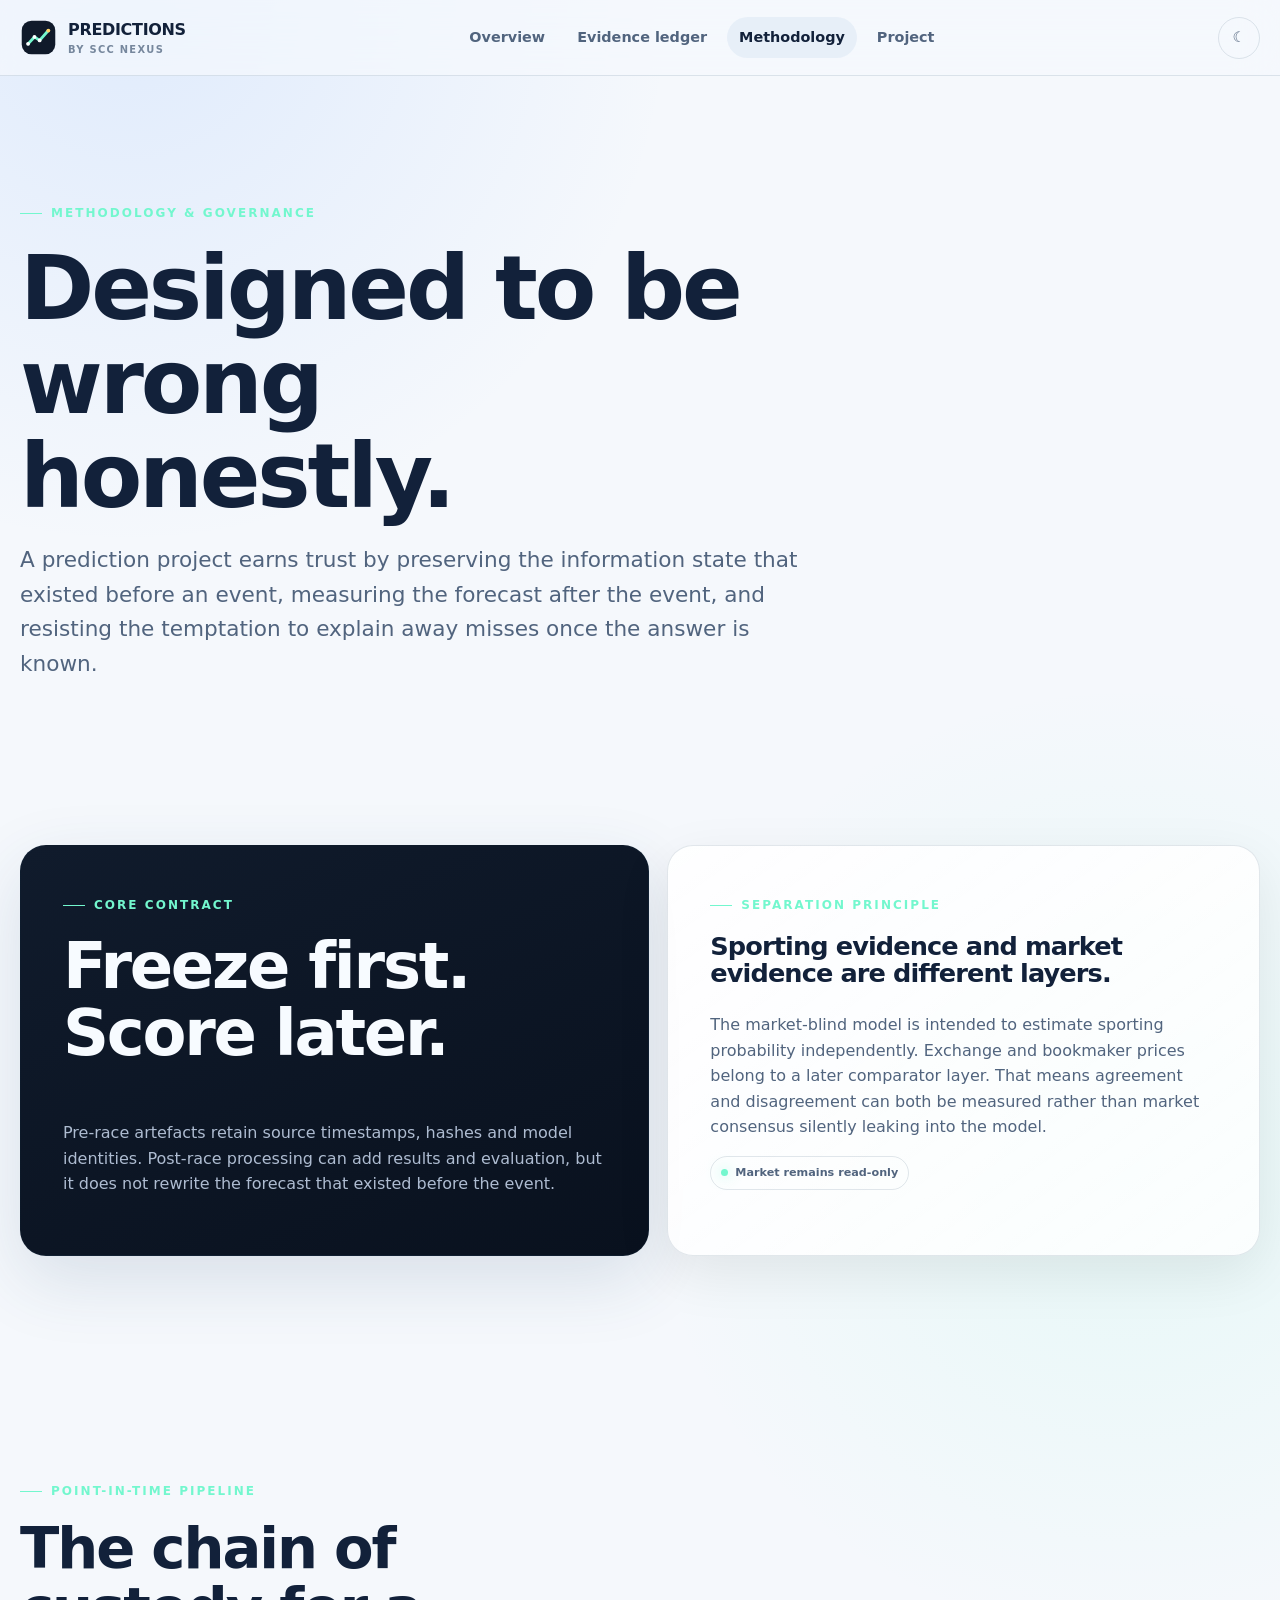
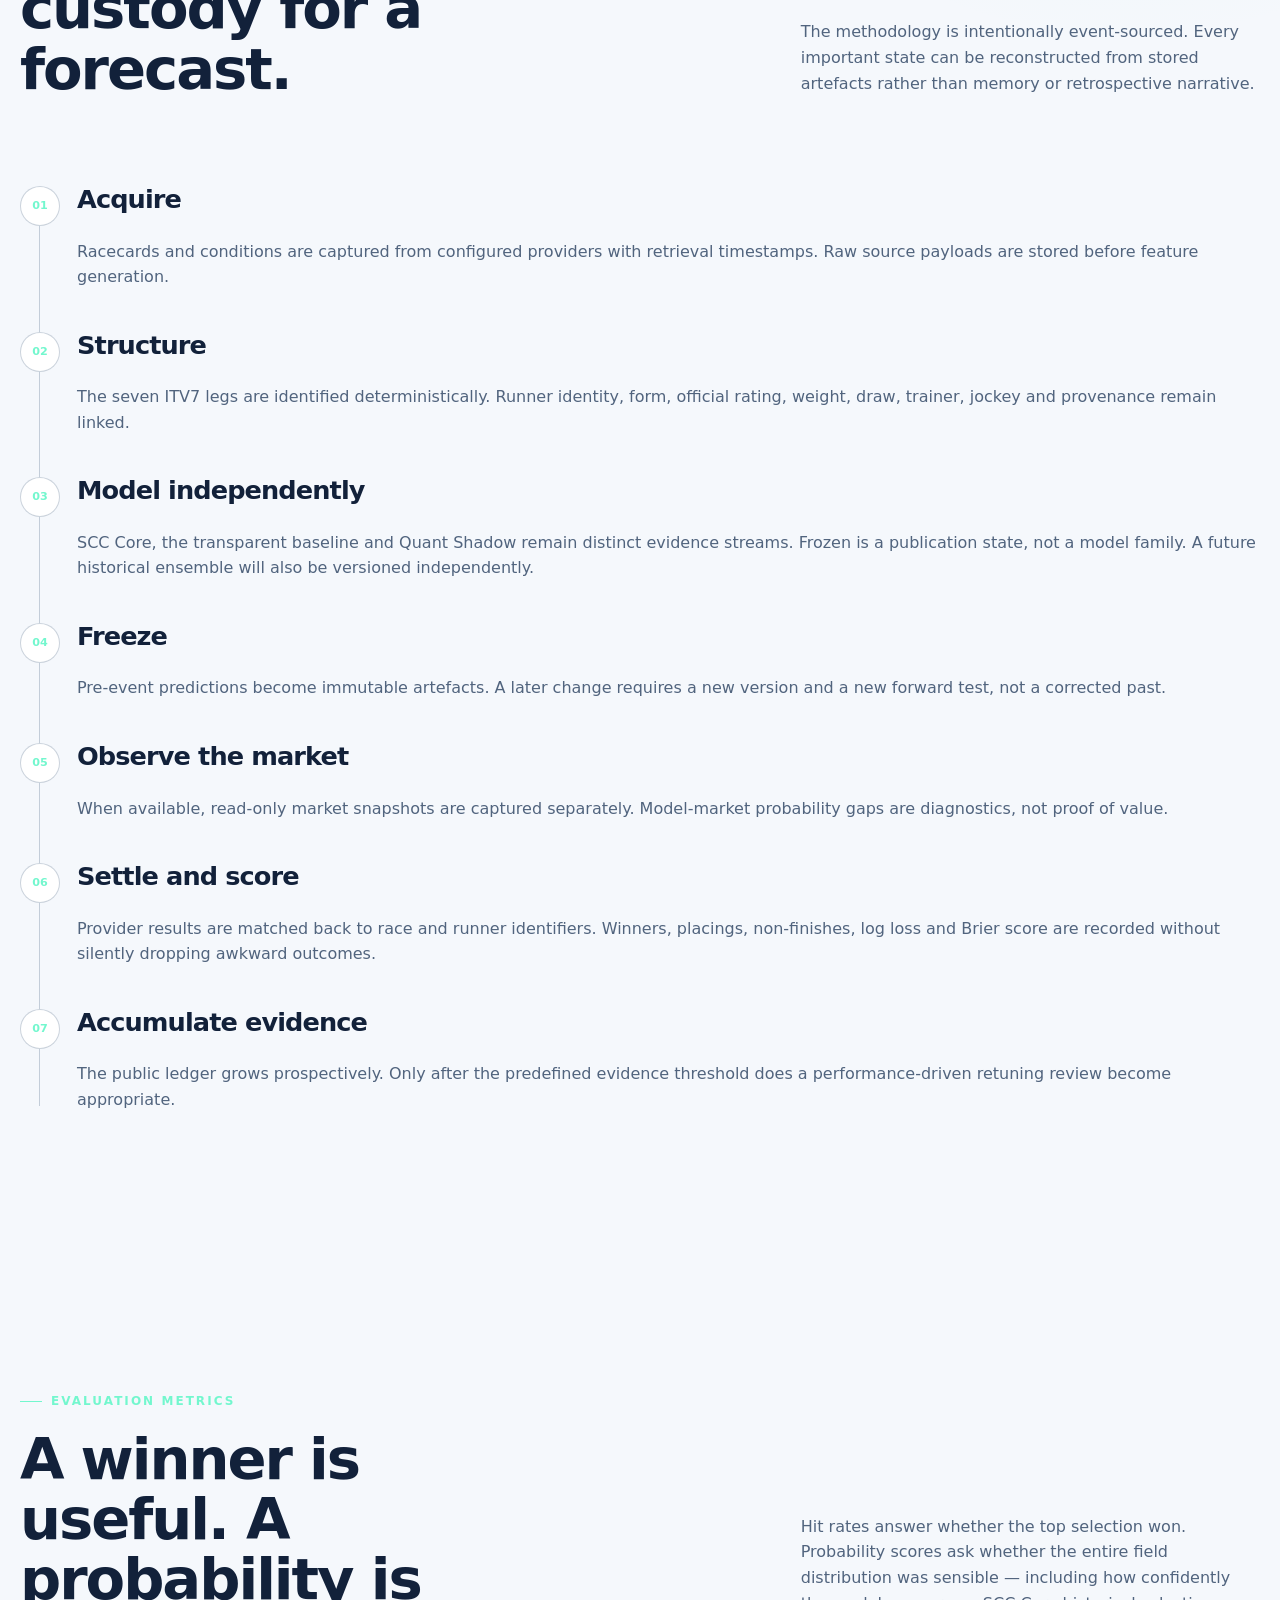
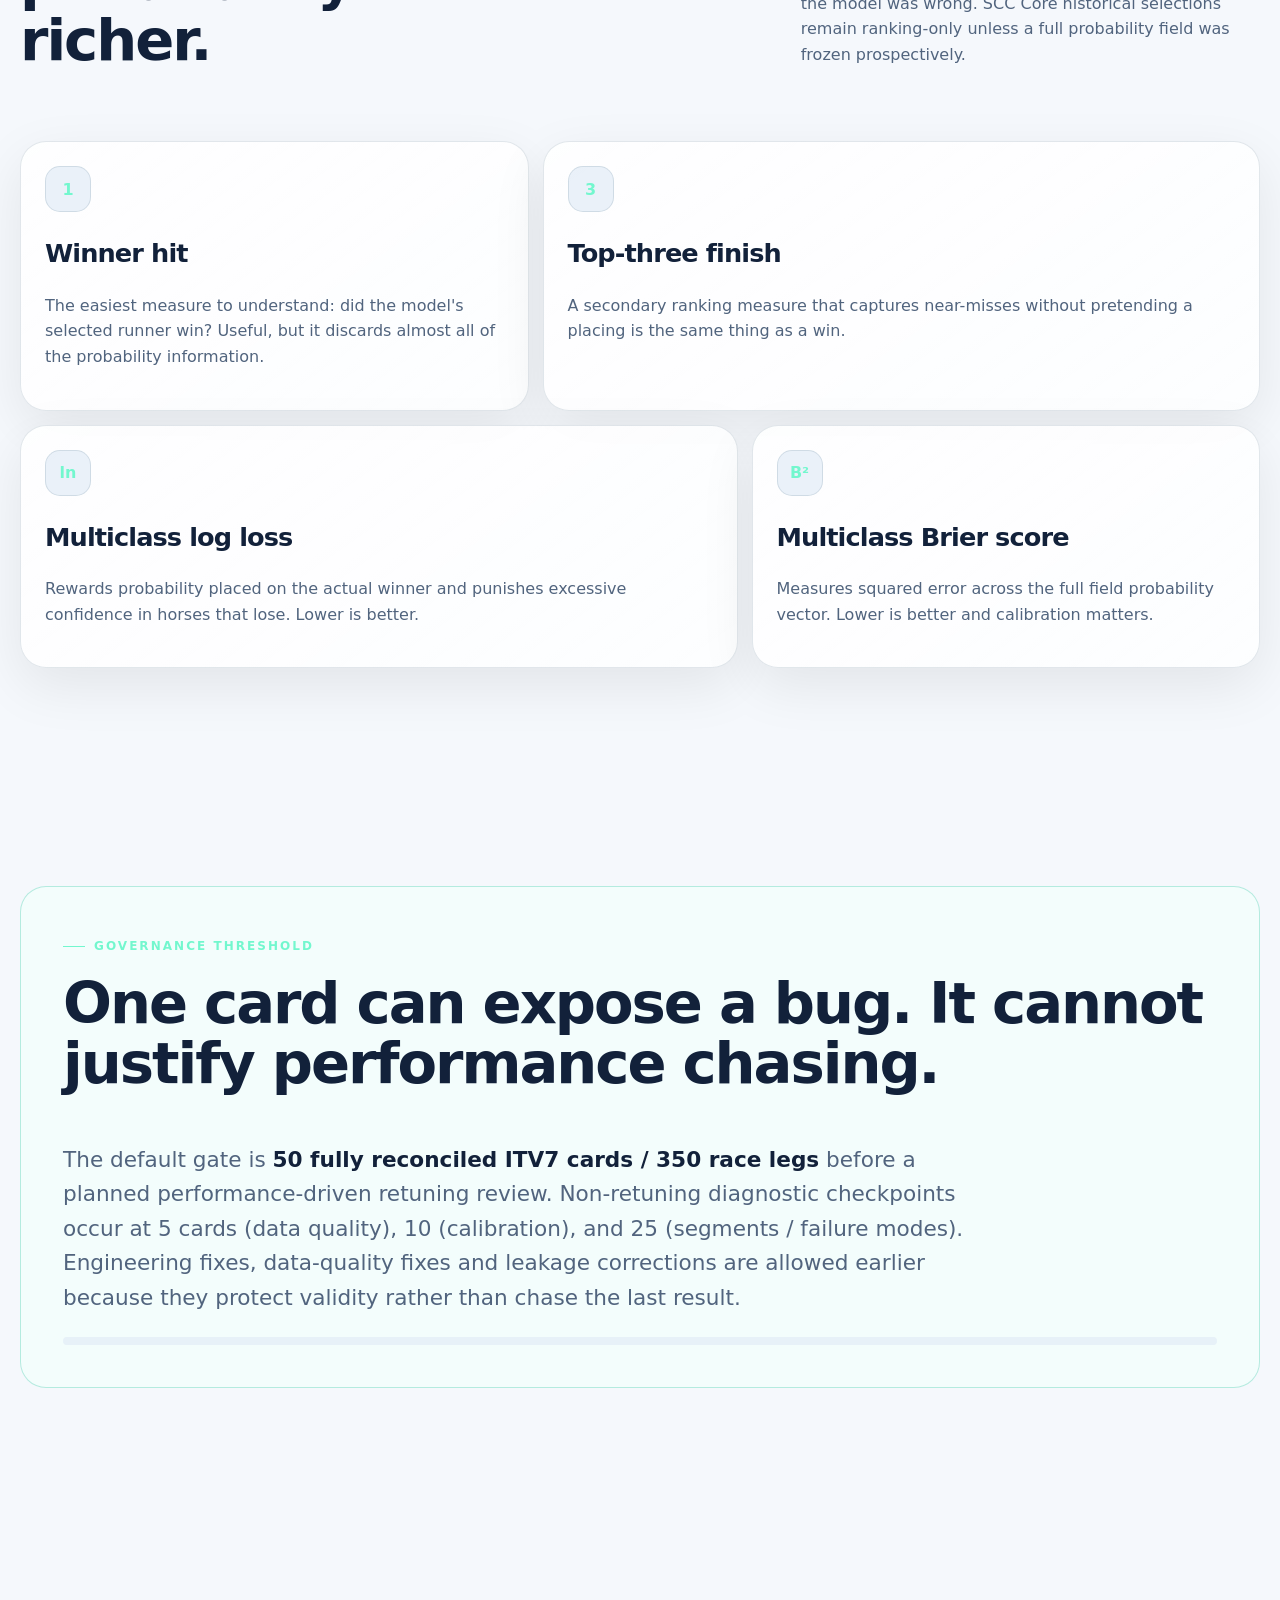
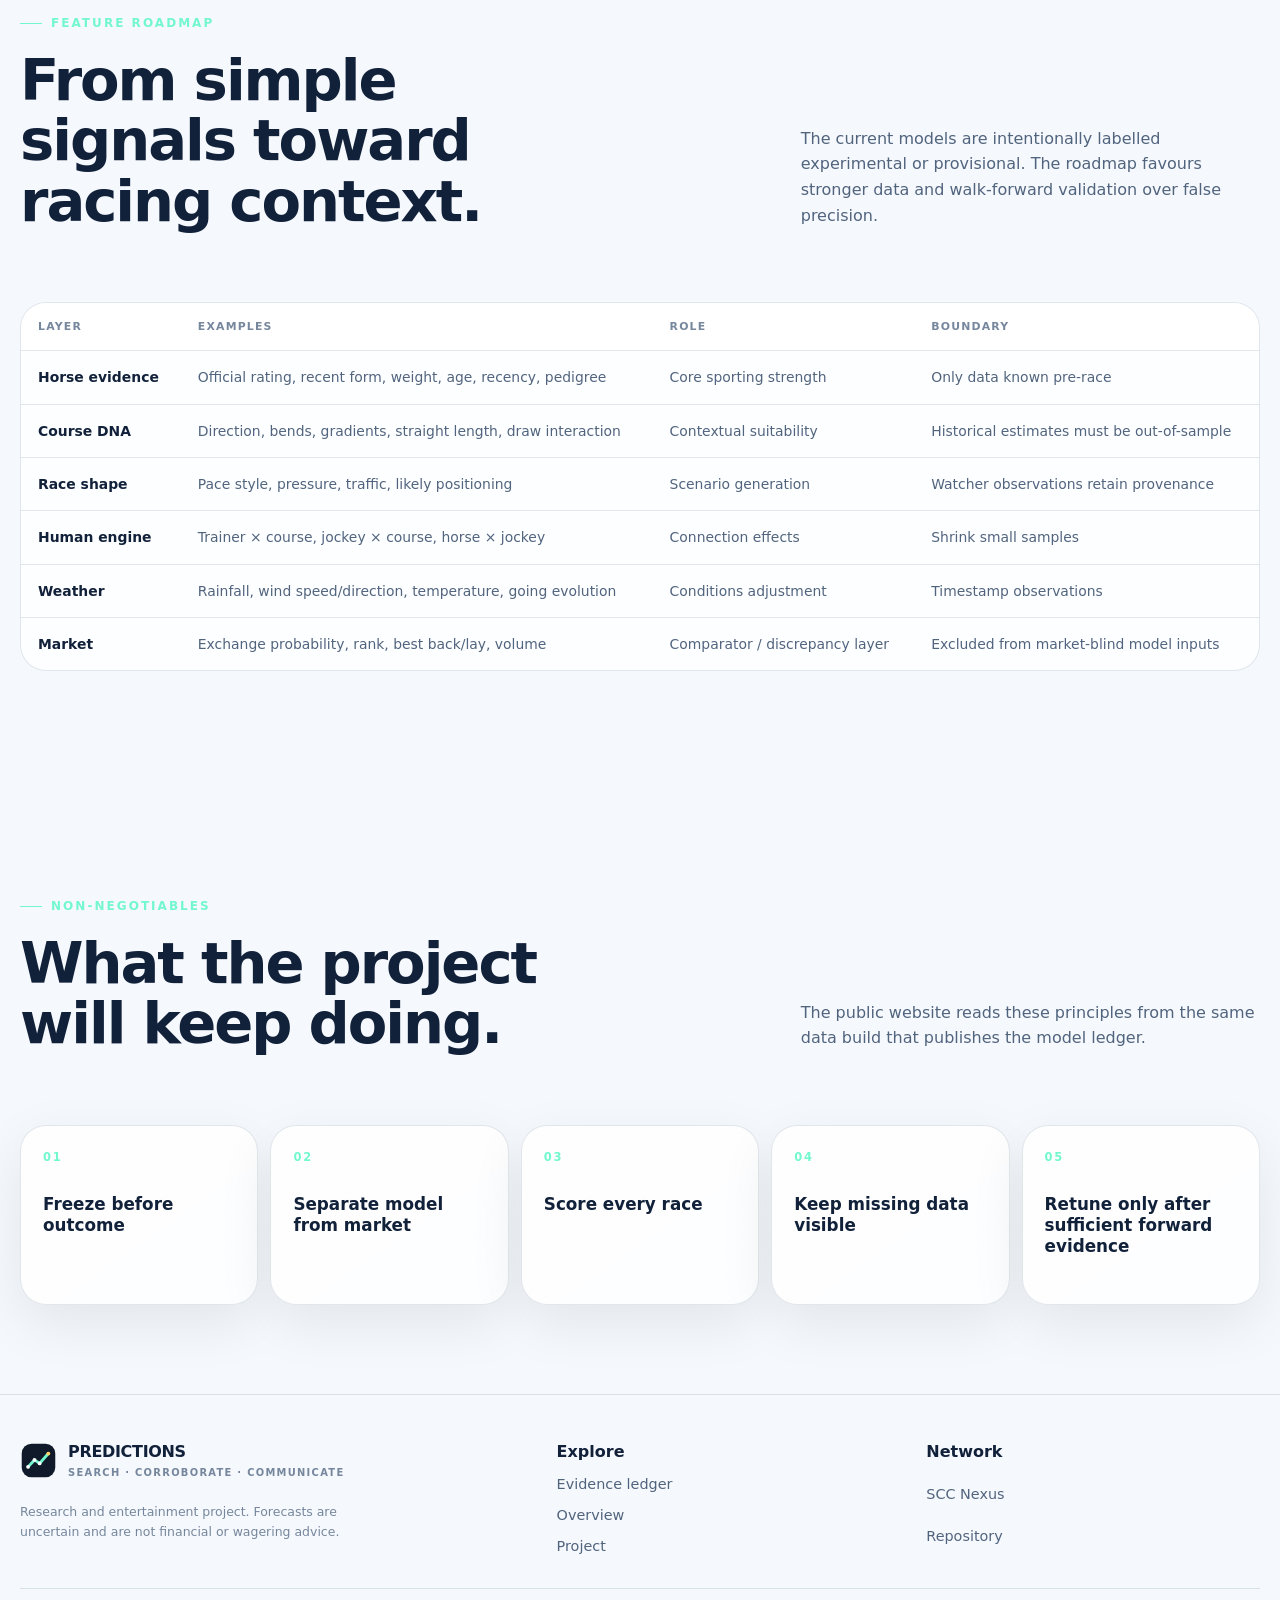
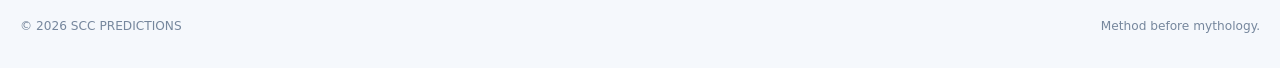
<file: methodology.html>
<!doctype html>
<html lang="en">
<head>
  <meta charset="utf-8">
  <meta name="viewport" content="width=device-width, initial-scale=1">
  <meta name="theme-color" content="#08111f">
  <meta name="description" content="Methodology for SCC PREDICTIONS: point-in-time data capture, independent models, frozen forecasts, market separation, prospective evaluation and retuning governance.">
  <title>Methodology — SCC PREDICTIONS</title>
  <link rel="icon" href="assets/mark.svg" type="image/svg+xml">
  <link rel="stylesheet" href="assets/styles.css">
  <script defer src="assets/app.js"></script>
</head>
<body>
<a class="skip-link" href="#main">Skip to content</a>
<header class="site-header"><div class="shell nav-wrap"><a class="brand" href="index.html"><img src="assets/mark.svg" alt=""><span>PREDICTIONS<small>by SCC Nexus</small></span></a><nav class="nav-links" data-nav-links data-open="false" aria-label="Primary navigation"><a href="index.html">Overview</a><a href="results.html">Evidence ledger</a><a href="methodology.html" aria-current="page">Methodology</a><a href="about.html">Project</a></nav><div style="display:flex;gap:8px;align-items:center"><button class="nav-action" data-theme-toggle type="button" aria-label="Change colour theme">☀</button><button class="nav-action nav-toggle" data-nav-toggle type="button" aria-label="Open navigation" aria-expanded="false">☰</button></div></div></header>

<main id="main">
  <section class="page-hero">
    <div class="shell">
      <div class="eyebrow">Methodology & governance</div>
      <h1>Designed to be wrong honestly.</h1>
      <p class="lede">A prediction project earns trust by preserving the information state that existed before an event, measuring the forecast after the event, and resisting the temptation to explain away misses once the answer is known.</p>
    </div>
  </section>

  <section class="section-tight">
    <div class="shell split">
      <article class="panel panel-dark">
        <div class="eyebrow">Core contract</div>
        <h2 style="font-size:clamp(2.2rem,5vw,4.3rem)">Freeze first. Score later.</h2>
        <p>Pre-race artefacts retain source timestamps, hashes and model identities. Post-race processing can add results and evaluation, but it does not rewrite the forecast that existed before the event.</p>
      </article>
      <article class="panel">
        <div class="eyebrow">Separation principle</div>
        <h3>Sporting evidence and market evidence are different layers.</h3>
        <p>The market-blind model is intended to estimate sporting probability independently. Exchange and bookmaker prices belong to a later comparator layer. That means agreement and disagreement can both be measured rather than market consensus silently leaking into the model.</p>
        <span class="status-pill">Market remains read-only</span>
      </article>
    </div>
  </section>

  <section class="section" aria-labelledby="pipeline-title">
    <div class="shell">
      <div class="section-head"><div><div class="eyebrow">Point-in-time pipeline</div><h2 id="pipeline-title">The chain of custody for a forecast.</h2></div><p>The methodology is intentionally event-sourced. Every important state can be reconstructed from stored artefacts rather than memory or retrospective narrative.</p></div>
      <div class="timeline">
        <article class="timeline-item"><div class="timeline-dot">01</div><div><h3>Acquire</h3><p>Racecards and conditions are captured from configured providers with retrieval timestamps. Raw source payloads are stored before feature generation.</p></div></article>
        <article class="timeline-item"><div class="timeline-dot">02</div><div><h3>Structure</h3><p>The seven ITV7 legs are identified deterministically. Runner identity, form, official rating, weight, draw, trainer, jockey and provenance remain linked.</p></div></article>
        <article class="timeline-item"><div class="timeline-dot">03</div><div><h3>Model independently</h3><p>SCC Core, the transparent baseline and Quant Shadow remain distinct evidence streams. Frozen is a publication state, not a model family. A future historical ensemble will also be versioned independently.</p></div></article>
        <article class="timeline-item"><div class="timeline-dot">04</div><div><h3>Freeze</h3><p>Pre-event predictions become immutable artefacts. A later change requires a new version and a new forward test, not a corrected past.</p></div></article>
        <article class="timeline-item"><div class="timeline-dot">05</div><div><h3>Observe the market</h3><p>When available, read-only market snapshots are captured separately. Model-market probability gaps are diagnostics, not proof of value.</p></div></article>
        <article class="timeline-item"><div class="timeline-dot">06</div><div><h3>Settle and score</h3><p>Provider results are matched back to race and runner identifiers. Winners, placings, non-finishes, log loss and Brier score are recorded without silently dropping awkward outcomes.</p></div></article>
        <article class="timeline-item"><div class="timeline-dot">07</div><div><h3>Accumulate evidence</h3><p>The public ledger grows prospectively. Only after the predefined evidence threshold does a performance-driven retuning review become appropriate.</p></div></article>
      </div>
    </div>
  </section>

  <section class="section" id="metrics" aria-labelledby="metrics-title">
    <div class="shell">
      <div class="section-head"><div><div class="eyebrow">Evaluation metrics</div><h2 id="metrics-title">A winner is useful. A probability is richer.</h2></div><p>Hit rates answer whether the top selection won. Probability scores ask whether the entire field distribution was sensible — including how confidently the model was wrong. SCC Core historical selections remain ranking-only unless a full probability field was frozen prospectively.</p></div>
      <div class="feature-grid">
        <article class="feature-card"><div class="feature-icon">1</div><h3>Winner hit</h3><p>The easiest measure to understand: did the model's selected runner win? Useful, but it discards almost all of the probability information.</p></article>
        <article class="feature-card"><div class="feature-icon">3</div><h3>Top-three finish</h3><p>A secondary ranking measure that captures near-misses without pretending a placing is the same thing as a win.</p></article>
        <article class="feature-card"><div class="feature-icon">ln</div><h3>Multiclass log loss</h3><p>Rewards probability placed on the actual winner and punishes excessive confidence in horses that lose. Lower is better.</p></article>
        <article class="feature-card"><div class="feature-icon">B²</div><h3>Multiclass Brier score</h3><p>Measures squared error across the full field probability vector. Lower is better and calibration matters.</p></article>
      </div>
    </div>
  </section>

  <section class="section-tight">
    <div class="shell callout">
      <div class="eyebrow">Governance threshold</div>
      <h2>One card can expose a bug. It cannot justify performance chasing.</h2>
      <p class="lede">The default gate is <strong>50 fully reconciled ITV7 cards / 350 race legs</strong> before a planned performance-driven retuning review. Non-retuning diagnostic checkpoints occur at 5 cards (data quality), 10 (calibration), and 25 (segments / failure modes). Engineering fixes, data-quality fixes and leakage corrections are allowed earlier because they protect validity rather than chase the last result.</p>
      <div class="progress" data-retuning-progress aria-label="Progress toward retuning threshold"><span></span></div>
    </div>
  </section>

  <section class="section" aria-labelledby="inputs-title">
    <div class="shell">
      <div class="section-head"><div><div class="eyebrow">Feature roadmap</div><h2 id="inputs-title">From simple signals toward racing context.</h2></div><p>The current models are intentionally labelled experimental or provisional. The roadmap favours stronger data and walk-forward validation over false precision.</p></div>
      <div class="data-table-wrap">
        <table class="data-table">
          <thead><tr><th>Layer</th><th>Examples</th><th>Role</th><th>Boundary</th></tr></thead>
          <tbody>
            <tr><td><strong>Horse evidence</strong></td><td>Official rating, recent form, weight, age, recency, pedigree</td><td>Core sporting strength</td><td>Only data known pre-race</td></tr>
            <tr><td><strong>Course DNA</strong></td><td>Direction, bends, gradients, straight length, draw interaction</td><td>Contextual suitability</td><td>Historical estimates must be out-of-sample</td></tr>
            <tr><td><strong>Race shape</strong></td><td>Pace style, pressure, traffic, likely positioning</td><td>Scenario generation</td><td>Watcher observations retain provenance</td></tr>
            <tr><td><strong>Human engine</strong></td><td>Trainer × course, jockey × course, horse × jockey</td><td>Connection effects</td><td>Shrink small samples</td></tr>
            <tr><td><strong>Weather</strong></td><td>Rainfall, wind speed/direction, temperature, going evolution</td><td>Conditions adjustment</td><td>Timestamp observations</td></tr>
            <tr><td><strong>Market</strong></td><td>Exchange probability, rank, best back/lay, volume</td><td>Comparator / discrepancy layer</td><td>Excluded from market-blind model inputs</td></tr>
          </tbody>
        </table>
      </div>
    </div>
  </section>

  <section class="section-tight" aria-labelledby="principles-title"><div class="shell"><div class="section-head"><div><div class="eyebrow">Non-negotiables</div><h2 id="principles-title">What the project will keep doing.</h2></div><p>The public website reads these principles from the same data build that publishes the model ledger.</p></div><div class="principles" data-principles></div></div></section>
</main>

<footer class="site-footer"><div class="shell"><div class="footer-grid"><div><a class="brand" href="index.html"><img src="assets/mark.svg" alt=""><span>PREDICTIONS<small>Search · Corroborate · Communicate</small></span></a><p class="tiny" style="max-width:46ch;margin-top:16px">Research and entertainment project. Forecasts are uncertain and are not financial or wagering advice.</p></div><div class="footer-links"><strong>Explore</strong><a href="results.html">Evidence ledger</a><a href="index.html">Overview</a><a href="about.html">Project</a></div><div class="footer-links"><strong>Network</strong><a href="https://sccnexus.co.uk/" rel="noopener">SCC Nexus</a><a href="https://github.com/sccnexusdata/predictions-observatory" rel="noopener">Repository</a></div></div><div class="footer-bottom"><span>© <span data-year></span> SCC PREDICTIONS</span><span>Method before mythology.</span></div></div></footer>
</body>
</html>
</file>
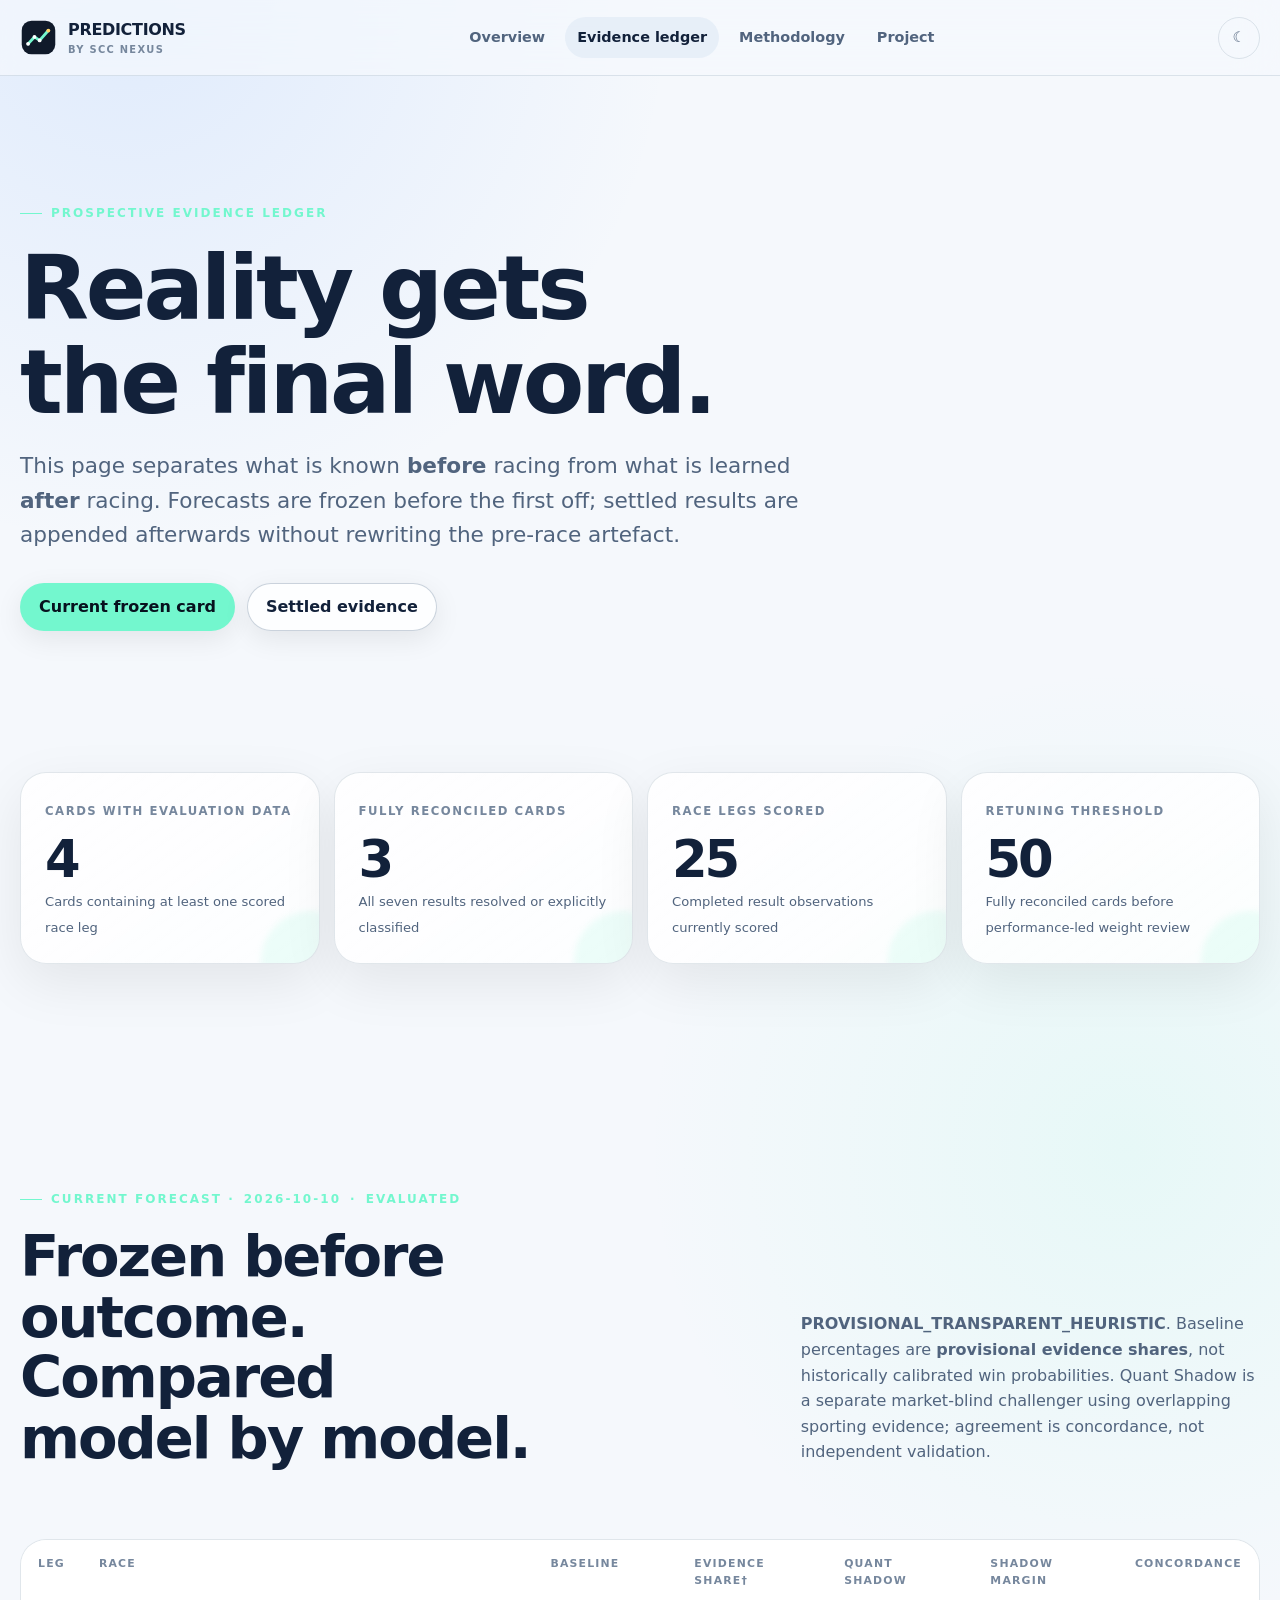
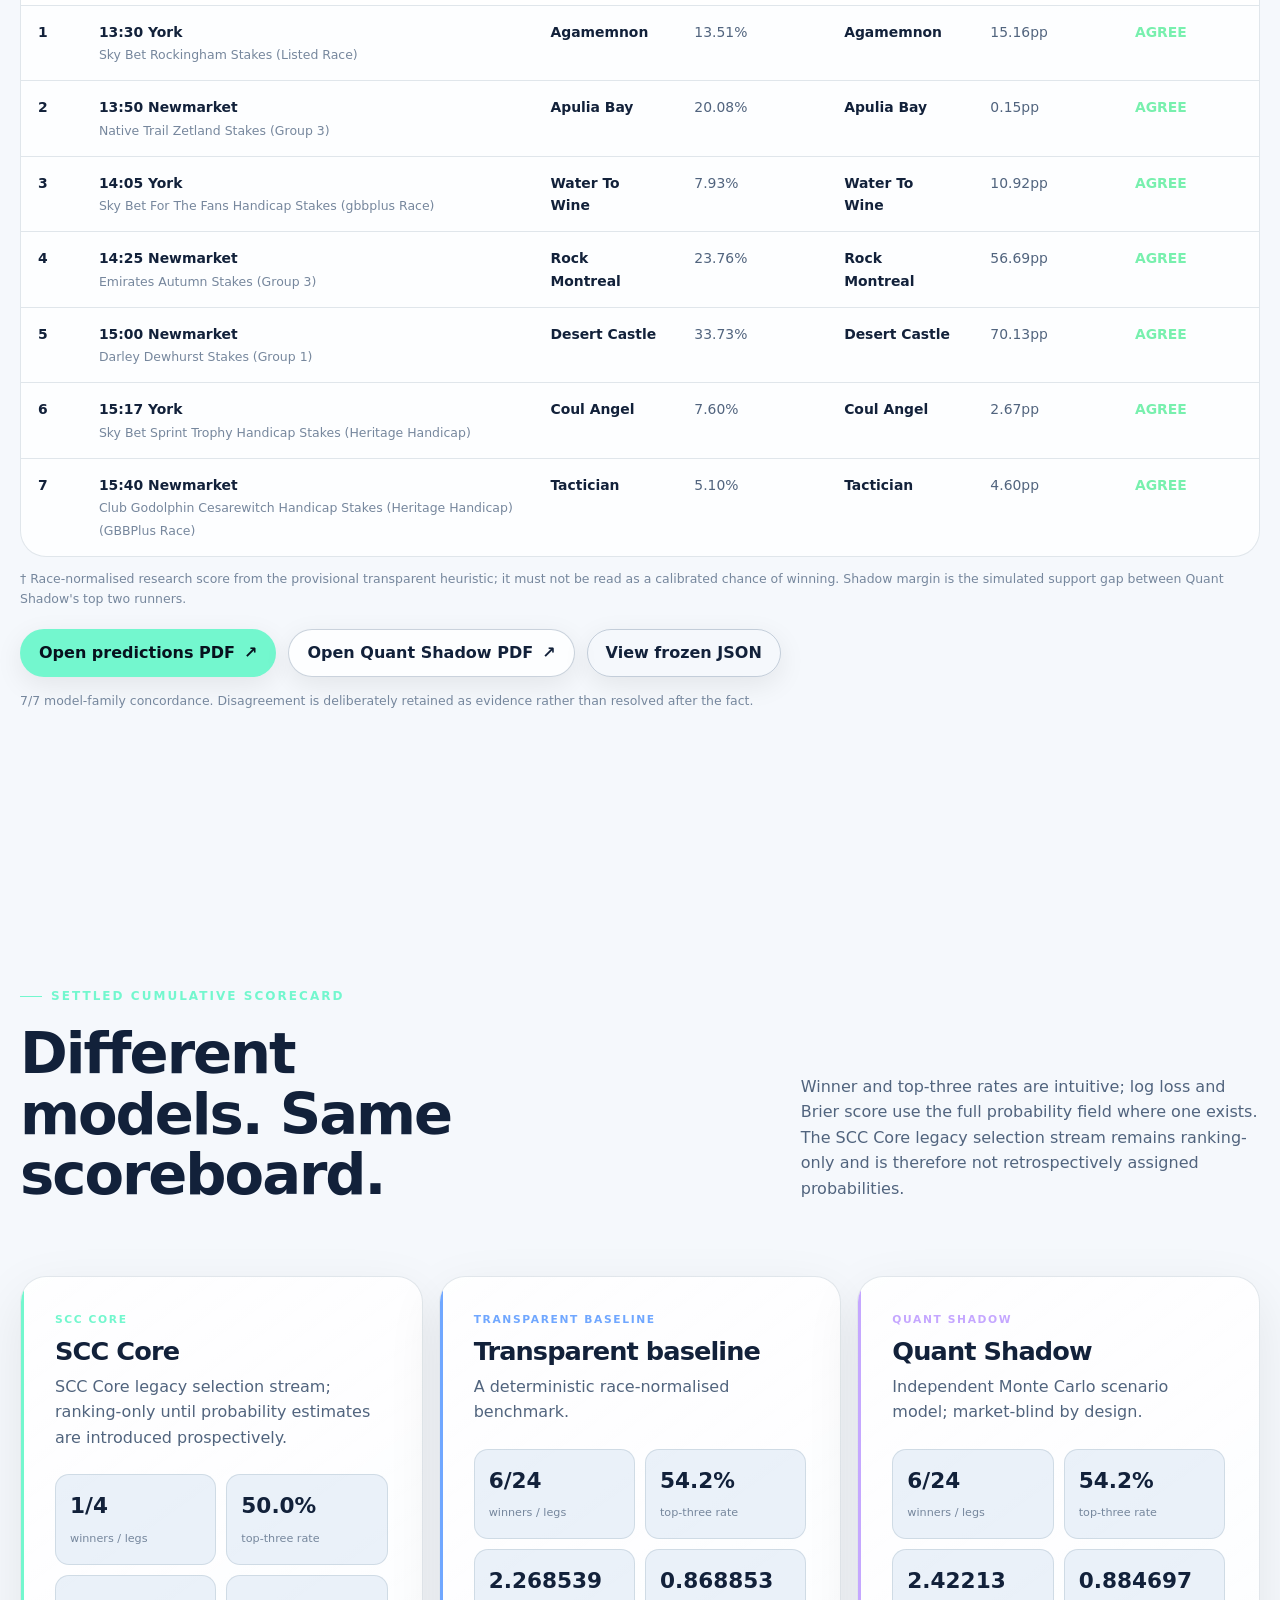
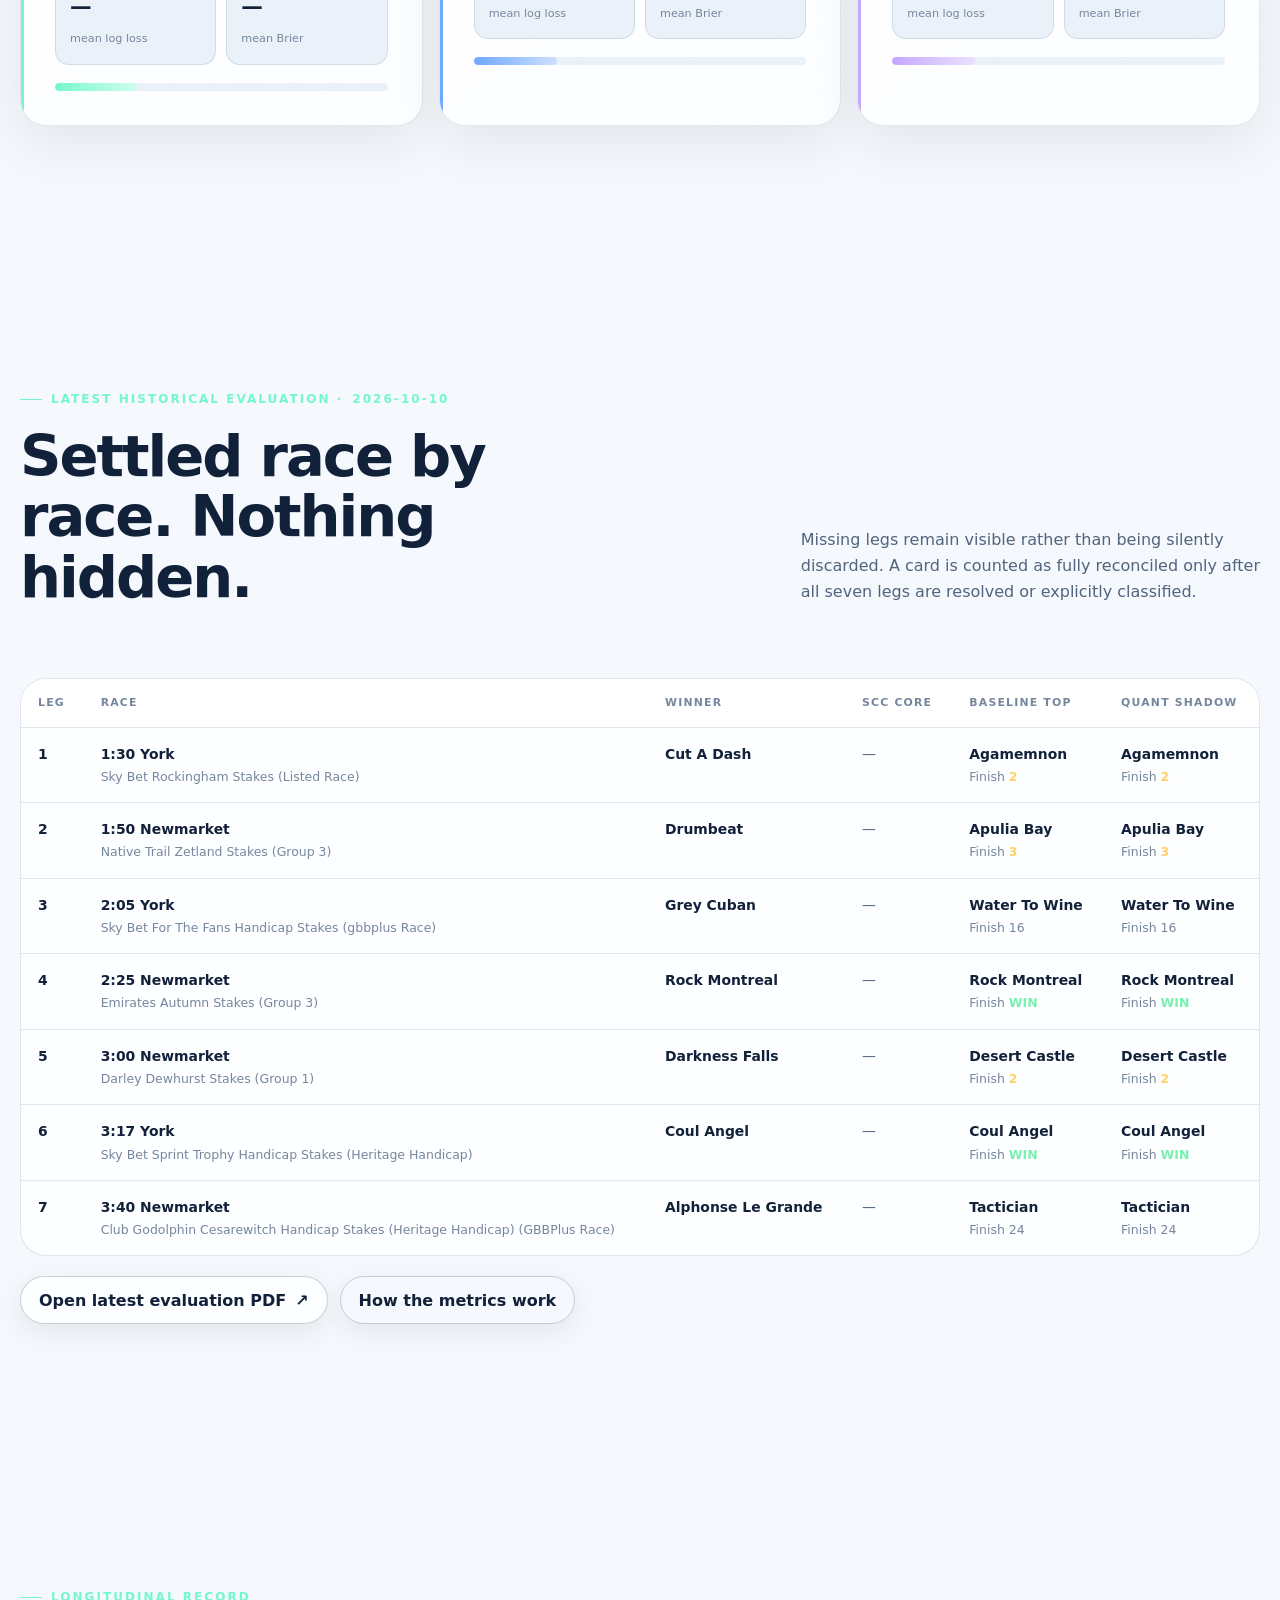
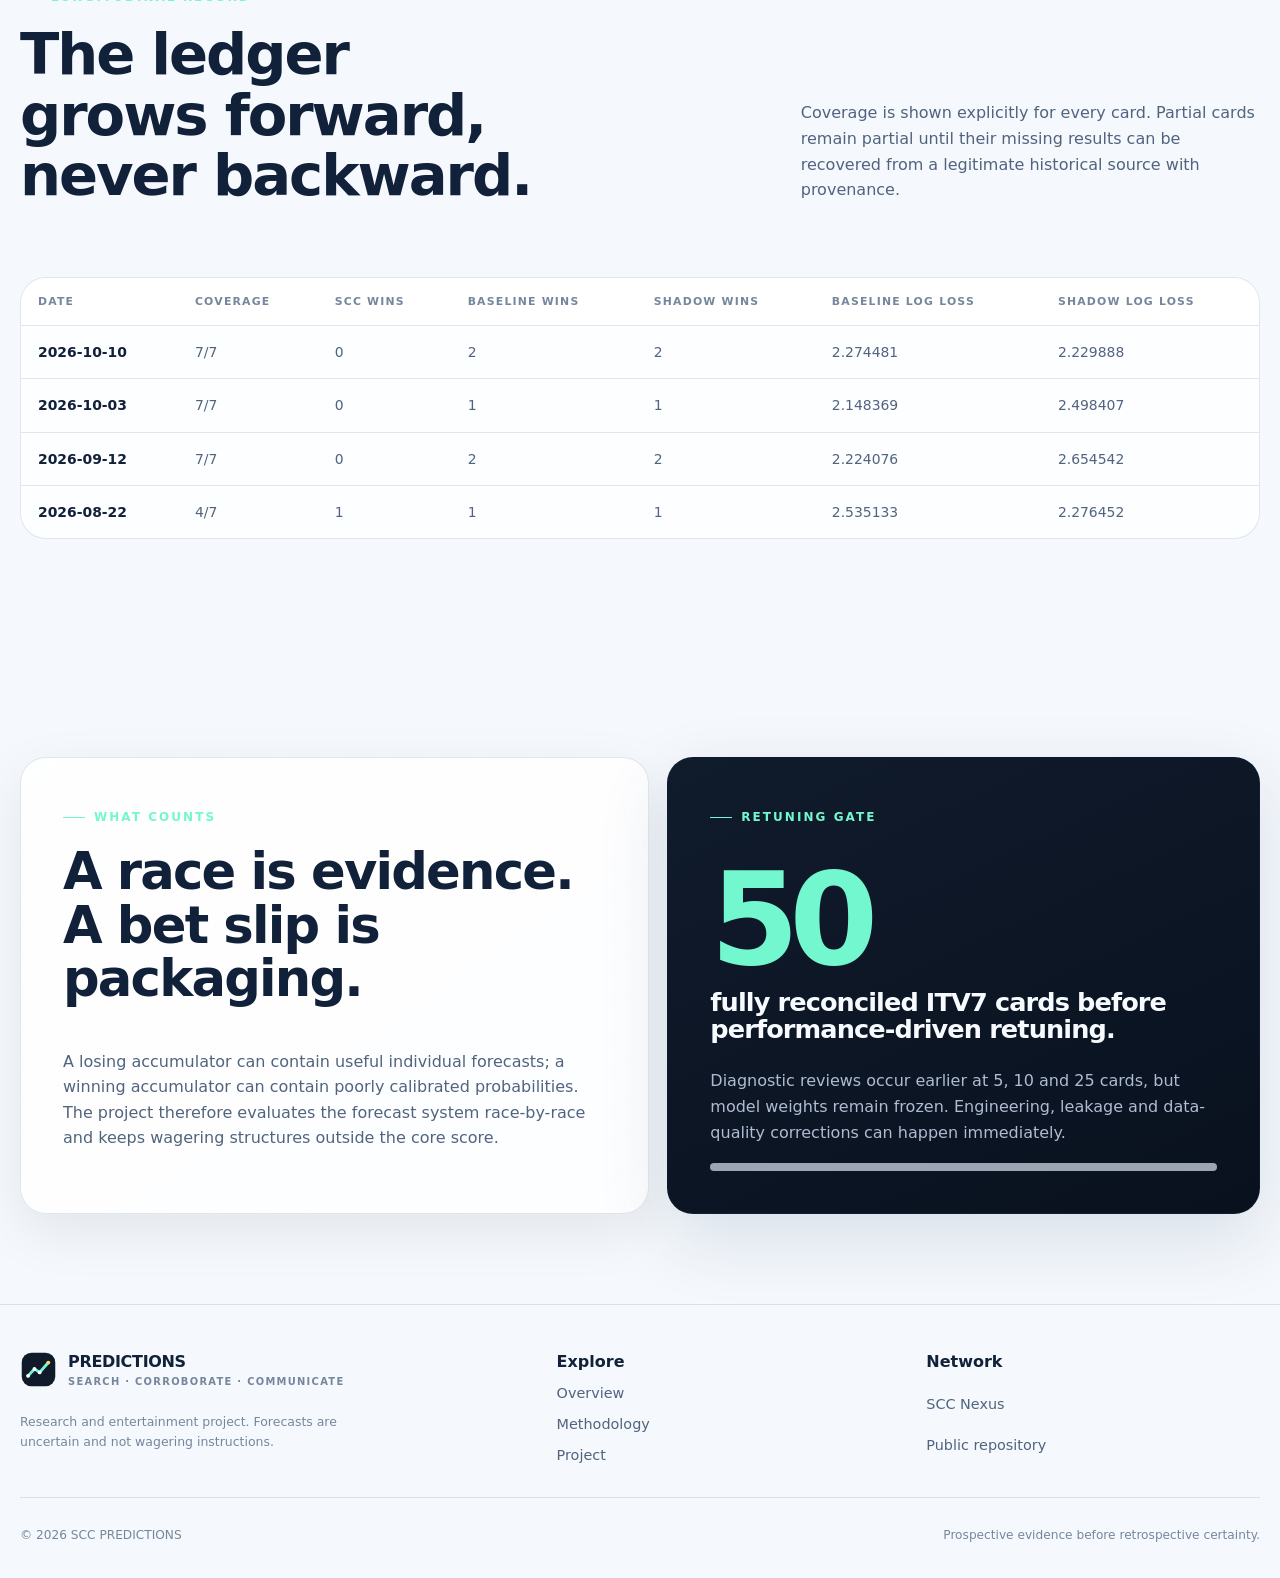
<file: results.html>
<!doctype html>
<html lang="en">
<head>
  <meta charset="utf-8">
  <meta name="viewport" content="width=device-width, initial-scale=1">
  <meta name="theme-color" content="#08111f">
  <meta name="description" content="The SCC PREDICTIONS prospective evidence ledger: current frozen ITV7 forecasts, settled cards, model concordance, probability scores and race-by-race outcomes.">
  <title>Evidence Ledger — SCC PREDICTIONS</title>
  <link rel="icon" href="assets/mark.svg" type="image/svg+xml">
  <link rel="stylesheet" href="assets/styles.css">
  <script defer src="assets/app.js"></script>
</head>
<body>
<a class="skip-link" href="#main">Skip to content</a>
<header class="site-header">
  <div class="shell nav-wrap">
    <a class="brand" href="index.html"><img src="assets/mark.svg" alt=""><span>PREDICTIONS<small>by SCC Nexus</small></span></a>
    <nav class="nav-links" data-nav-links data-open="false" aria-label="Primary navigation">
      <a href="index.html">Overview</a><a href="results.html" aria-current="page">Evidence ledger</a><a href="methodology.html">Methodology</a><a href="about.html">Project</a>
    </nav>
    <div style="display:flex;gap:8px;align-items:center"><button class="nav-action" data-theme-toggle type="button" aria-label="Change colour theme">☀</button><button class="nav-action nav-toggle" data-nav-toggle type="button" aria-label="Open navigation" aria-expanded="false">☰</button></div>
  </div>
</header>

<main id="main">
  <section class="page-hero">
    <div class="shell">
      <div class="eyebrow">Prospective evidence ledger</div>
      <h1>Reality gets the final word.</h1>
      <p class="lede">This page separates what is known <strong>before</strong> racing from what is learned <strong>after</strong> racing. Forecasts are frozen before the first off; settled results are appended afterwards without rewriting the pre-race artefact.</p>
      <div class="hero-actions"><a class="button button-primary" href="#current-card">Current frozen card</a><a class="button" href="#latest-card">Settled evidence</a></div>
    </div>
  </section>

  <section class="section-tight">
    <div class="shell">
      <div class="metric-grid">
        <article class="metric-card"><span class="metric-label">Cards with evaluation data</span><div class="metric-value" data-metric="cards">0</div><span class="metric-note">Cards containing at least one scored race leg</span></article>
        <article class="metric-card"><span class="metric-label">Fully reconciled cards</span><div class="metric-value" data-metric="complete">0</div><span class="metric-note">All seven results resolved or explicitly classified</span></article>
        <article class="metric-card"><span class="metric-label">Race legs scored</span><div class="metric-value" data-metric="legs">0</div><span class="metric-note">Completed result observations currently scored</span></article>
        <article class="metric-card"><span class="metric-label">Retuning threshold</span><div class="metric-value" data-metric="threshold">50</div><span class="metric-note">Fully reconciled cards before performance-led weight review</span></article>
      </div>
    </div>
  </section>

  <section class="section" id="current-card" aria-labelledby="current-title">
    <div class="shell">
      <div class="section-head">
        <div>
          <div class="eyebrow">Current forecast · <span data-current-date>loading…</span> · <span data-current-state>loading…</span></div>
          <h2 id="current-title">Frozen before outcome. Compared model by model.</h2>
        </div>
        <p><strong data-current-model-status>PROVISIONAL</strong>. Baseline percentages are <strong>provisional evidence shares</strong>, not historically calibrated win probabilities. Quant Shadow is a separate market-blind challenger using overlapping sporting evidence; agreement is concordance, not independent validation.</p>
      </div>
      <div class="data-table-wrap">
        <table class="data-table">
          <thead><tr><th>Leg</th><th>Race</th><th>Baseline</th><th>Evidence share†</th><th>Quant Shadow</th><th>Shadow margin</th><th>Concordance</th></tr></thead>
          <tbody data-current-races><tr><td colspan="7">Loading current frozen forecast…</td></tr></tbody>
        </table>
      </div>
      <p class="tiny" style="margin-top:12px">† Race-normalised research score from the provisional transparent heuristic; it must not be read as a calibrated chance of winning. Shadow margin is the simulated support gap between Quant Shadow's top two runners.</p>
      <div class="hero-actions" style="margin-top:20px">
        <a class="button button-primary" href="downloads/ITV7-Racecards-and-Predictions.pdf">Open predictions PDF <span aria-hidden="true">↗</span></a>
        <a class="button" href="downloads/ITV7-Quant-Shadow.pdf">Open Quant Shadow PDF <span aria-hidden="true">↗</span></a>
        <a class="button button-ghost" href="downloads/itv7-transparent-baseline.json">View frozen JSON</a>
      </div>
      <p class="tiny" style="margin-top:14px"><span data-current-agreement>Model-family concordance loading…</span>. Disagreement is deliberately retained as evidence rather than resolved after the fact.</p>
    </div>
  </section>

  <section class="section" aria-labelledby="cumulative-models-title">
    <div class="shell">
      <div class="section-head"><div><div class="eyebrow">Settled cumulative scorecard</div><h2 id="cumulative-models-title">Different models. Same scoreboard.</h2></div><p>Winner and top-three rates are intuitive; log loss and Brier score use the full probability field where one exists. The SCC Core legacy selection stream remains ranking-only and is therefore not retrospectively assigned probabilities.</p></div>
      <div class="model-grid" data-model-grid></div>
    </div>
  </section>

  <section class="section" id="latest-card" aria-labelledby="latest-title">
    <div class="shell">
      <div class="section-head">
        <div><div class="eyebrow">Latest historical evaluation · <span data-latest-date>—</span></div><h2 id="latest-title">Settled race by race. Nothing hidden.</h2></div>
        <p data-data-status>Missing legs remain visible rather than being silently discarded. A card is counted as fully reconciled only after all seven legs are resolved or explicitly classified.</p>
      </div>
      <div class="data-table-wrap">
        <table class="data-table">
          <thead><tr><th>Leg</th><th>Race</th><th>Winner</th><th>SCC Core</th><th>Baseline top</th><th>Quant Shadow</th></tr></thead>
          <tbody data-latest-races><tr><td colspan="6">Loading forward-validation ledger…</td></tr></tbody>
        </table>
      </div>
      <div class="hero-actions" style="margin-top:20px"><a class="button" href="downloads/ITV7-Post-Race-Evaluation.pdf">Open latest evaluation PDF <span aria-hidden="true">↗</span></a><a class="button button-ghost" href="methodology.html#metrics">How the metrics work</a></div>
    </div>
  </section>

  <section class="section" id="history" aria-labelledby="history-title">
    <div class="shell">
      <div class="section-head"><div><div class="eyebrow">Longitudinal record</div><h2 id="history-title">The ledger grows forward, never backward.</h2></div><p>Coverage is shown explicitly for every card. Partial cards remain partial until their missing results can be recovered from a legitimate historical source with provenance.</p></div>
      <div class="data-table-wrap">
        <table class="data-table">
          <thead><tr><th>Date</th><th>Coverage</th><th>SCC wins</th><th>Baseline wins</th><th>Shadow wins</th><th>Baseline log loss</th><th>Shadow log loss</th></tr></thead>
          <tbody data-recent-cards><tr><td colspan="7">Loading longitudinal record…</td></tr></tbody>
        </table>
      </div>
    </div>
  </section>

  <section class="section-tight">
    <div class="shell split">
      <article class="panel"><div class="eyebrow">What counts</div><h2 style="font-size:clamp(2rem,4vw,3.4rem)">A race is evidence. A bet slip is packaging.</h2><p>A losing accumulator can contain useful individual forecasts; a winning accumulator can contain poorly calibrated probabilities. The project therefore evaluates the forecast system race-by-race and keeps wagering structures outside the core score.</p></article>
      <article class="panel panel-dark"><div class="eyebrow">Retuning gate</div><div class="quote-number" data-metric="threshold">50</div><h3>fully reconciled ITV7 cards before performance-driven retuning.</h3><p>Diagnostic reviews occur earlier at 5, 10 and 25 cards, but model weights remain frozen. Engineering, leakage and data-quality corrections can happen immediately.</p><div class="progress" data-retuning-progress><span></span></div></article>
    </div>
  </section>
</main>

<footer class="site-footer"><div class="shell"><div class="footer-grid"><div><a class="brand" href="index.html"><img src="assets/mark.svg" alt=""><span>PREDICTIONS<small>Search · Corroborate · Communicate</small></span></a><p class="tiny" style="max-width:46ch;margin-top:16px">Research and entertainment project. Forecasts are uncertain and not wagering instructions.</p></div><div class="footer-links"><strong>Explore</strong><a href="index.html">Overview</a><a href="methodology.html">Methodology</a><a href="about.html">Project</a></div><div class="footer-links"><strong>Network</strong><a href="https://sccnexus.co.uk/" rel="noopener">SCC Nexus</a><a href="https://github.com/sccnexusdata/predictions-observatory" rel="noopener">Public repository</a></div></div><div class="footer-bottom"><span>© <span data-year></span> SCC PREDICTIONS</span><span>Prospective evidence before retrospective certainty.</span></div></div></footer>
</body>
</html>
</file>
<file: assets/styles.css>
@layer reset, base, components, utilities;

@layer reset {
  *, *::before, *::after { box-sizing: border-box; }
  html { scroll-behavior: smooth; }
  body { margin: 0; }
  img, svg { display: block; max-width: 100%; }
  button, input, select, textarea { font: inherit; }
  a { color: inherit; }
}

@layer base {
  :root {
    color-scheme: dark light;
    --bg: #08111f;
    --bg-2: #0d1727;
    --surface: rgba(19, 31, 49, .74);
    --surface-solid: #132033;
    --surface-2: rgba(31, 49, 73, .62);
    --text: #f4f8ff;
    --muted: #aebcd1;
    --faint: #73839a;
    --line: rgba(185, 210, 240, .15);
    --line-strong: rgba(185, 210, 240, .26);
    --accent: #73f7ce;
    --accent-2: #70a7ff;
    --accent-3: #ffd166;
    --danger: #ff8b98;
    --good: #78f0ae;
    --shadow: 0 28px 80px rgba(0, 0, 0, .28);
    --radius: 26px;
    --radius-sm: 16px;
    --max: 1240px;
    --header: 76px;
    --ease: cubic-bezier(.2,.8,.2,1);
    font-family: Inter, ui-sans-serif, system-ui, -apple-system, BlinkMacSystemFont, "Segoe UI", sans-serif;
  }

  html[data-theme="light"] {
    --bg: #f5f8fc;
    --bg-2: #edf3fa;
    --surface: rgba(255,255,255,.78);
    --surface-solid: #ffffff;
    --surface-2: rgba(225, 235, 247, .68);
    --text: #12213a;
    --muted: #51647e;
    --faint: #76879d;
    --line: rgba(34, 68, 105, .13);
    --line-strong: rgba(34, 68, 105, .23);
    --shadow: 0 24px 70px rgba(44, 75, 113, .14);
  }

  body {
    min-height: 100vh;
    background:
      radial-gradient(circle at 10% 0%, rgba(112, 167, 255, .16), transparent 34rem),
      radial-gradient(circle at 88% 18%, rgba(115, 247, 206, .11), transparent 30rem),
      var(--bg);
    color: var(--text);
    font-size: 16px;
    line-height: 1.6;
    overflow-x: hidden;
  }

  body::before {
    content: "";
    position: fixed;
    inset: 0;
    pointer-events: none;
    background-image:
      linear-gradient(rgba(255,255,255,.022) 1px, transparent 1px),
      linear-gradient(90deg, rgba(255,255,255,.022) 1px, transparent 1px);
    background-size: 44px 44px;
    mask-image: linear-gradient(to bottom, black, transparent 75%);
    z-index: -1;
  }

  ::selection { background: var(--accent); color: #07101d; }

  h1, h2, h3, p { margin-top: 0; }
  h1, h2, h3 { line-height: 1.05; letter-spacing: -.035em; }
  h1 { font-size: clamp(3.2rem, 8vw, 7.4rem); }
  h2 { font-size: clamp(2.15rem, 4.5vw, 4.6rem); }
  h3 { font-size: clamp(1.2rem, 2vw, 1.6rem); }
  p { color: var(--muted); }
  a { text-decoration-thickness: .08em; text-underline-offset: .18em; }
  :focus-visible { outline: 3px solid var(--accent-3); outline-offset: 4px; }

  .shell { width: min(calc(100% - 36px), var(--max)); margin-inline: auto; }
  .section { padding: clamp(76px, 10vw, 140px) 0; position: relative; }
  .section-tight { padding: clamp(50px, 7vw, 90px) 0; }
  .eyebrow {
    display: inline-flex;
    align-items: center;
    gap: 9px;
    margin-bottom: 18px;
    color: var(--accent);
    text-transform: uppercase;
    letter-spacing: .17em;
    font-size: .75rem;
    font-weight: 800;
  }
  .eyebrow::before { content: ""; width: 22px; height: 1px; background: currentColor; }
  .lede { font-size: clamp(1.05rem, 1.8vw, 1.35rem); max-width: 66ch; }
  .muted { color: var(--muted); }
  .tiny { font-size: .78rem; color: var(--faint); }
}

@layer components {
  .skip-link {
    position: fixed;
    top: 8px;
    left: 8px;
    transform: translateY(-150%);
    background: var(--accent-3);
    color: #101010;
    padding: 10px 14px;
    border-radius: 10px;
    z-index: 1000;
    font-weight: 800;
  }
  .skip-link:focus { transform: translateY(0); }

  .site-header {
    position: sticky;
    top: 0;
    z-index: 100;
    height: var(--header);
    backdrop-filter: blur(22px) saturate(145%);
    background: color-mix(in srgb, var(--bg) 72%, transparent);
    border-bottom: 1px solid var(--line);
  }
  .nav-wrap { height: 100%; display: flex; align-items: center; justify-content: space-between; gap: 24px; }
  .brand { display: inline-flex; align-items: center; gap: 11px; text-decoration: none; font-weight: 850; letter-spacing: -.02em; }
  .brand img { width: 37px; height: 37px; }
  .brand small { display: block; color: var(--faint); font-size: .62rem; letter-spacing: .13em; text-transform: uppercase; font-weight: 700; }
  .nav-links { display: flex; align-items: center; gap: 8px; }
  .nav-links a, .nav-action {
    border: 0;
    background: transparent;
    color: var(--muted);
    text-decoration: none;
    padding: 9px 12px;
    border-radius: 999px;
    font-size: .9rem;
    font-weight: 700;
    transition: background .2s var(--ease), color .2s var(--ease), transform .2s var(--ease);
  }
  .nav-links a:hover, .nav-links a[aria-current="page"], .nav-action:hover { color: var(--text); background: var(--surface-2); }
  .nav-action { cursor: pointer; width: 42px; height: 42px; display: grid; place-items: center; padding: 0; border: 1px solid var(--line); }
  .nav-toggle { display: none; }

  .hero {
    min-height: calc(100svh - var(--header));
    display: grid;
    align-items: center;
    padding: clamp(60px, 8vw, 110px) 0;
    position: relative;
  }
  .hero-grid { display: grid; grid-template-columns: minmax(0, 1.22fr) minmax(360px, .78fr); gap: clamp(40px, 8vw, 110px); align-items: center; }
  .hero h1 { margin-bottom: 24px; max-width: 12ch; }
  .hero h1 .line { display: block; overflow: hidden; }
  .hero h1 .word { display: inline-block; animation: rise .8s var(--ease) both; }
  .hero h1 .line:nth-child(2) .word { animation-delay: .08s; }
  .hero h1 .line:nth-child(3) .word { animation-delay: .16s; color: var(--accent); }
  .hero-copy { max-width: 64ch; font-size: clamp(1.05rem, 1.8vw, 1.32rem); }
  .hero-actions { display: flex; flex-wrap: wrap; gap: 12px; margin-top: 30px; }

  .button {
    display: inline-flex;
    align-items: center;
    justify-content: center;
    gap: 9px;
    min-height: 48px;
    padding: 0 18px;
    border-radius: 999px;
    border: 1px solid var(--line-strong);
    background: var(--surface);
    color: var(--text);
    text-decoration: none;
    font-weight: 800;
    box-shadow: 0 8px 28px rgba(0,0,0,.08);
    transition: transform .2s var(--ease), border-color .2s var(--ease), background .2s var(--ease);
  }
  .button:hover { transform: translateY(-2px); border-color: color-mix(in srgb, var(--accent) 52%, var(--line)); }
  .button-primary { background: var(--accent); color: #07111e; border-color: transparent; }
  .button-ghost { background: transparent; }

  .lab-orbit {
    min-height: 520px;
    position: relative;
    display: grid;
    place-items: center;
    isolation: isolate;
  }
  .lab-orbit::before, .lab-orbit::after {
    content: "";
    position: absolute;
    border-radius: 50%;
    border: 1px solid var(--line-strong);
    inset: 8%;
    animation: spin 26s linear infinite;
  }
  .lab-orbit::after { inset: 22%; animation-direction: reverse; animation-duration: 18s; border-style: dashed; }
  .core {
    width: min(260px, 62vw);
    aspect-ratio: 1;
    border-radius: 42% 58% 60% 40% / 46% 37% 63% 54%;
    background:
      radial-gradient(circle at 35% 30%, rgba(255,255,255,.15), transparent 20%),
      linear-gradient(145deg, rgba(115,247,206,.28), rgba(112,167,255,.16));
    border: 1px solid var(--line-strong);
    box-shadow: var(--shadow), inset 0 0 60px rgba(115,247,206,.1);
    display: grid;
    place-items: center;
    animation: morph 9s ease-in-out infinite;
    text-align: center;
    padding: 32px;
  }
  .core strong { display: block; font-size: clamp(2rem, 5vw, 4rem); letter-spacing: -.06em; }
  .core span { color: var(--muted); font-size: .8rem; text-transform: uppercase; letter-spacing: .15em; }
  .orbit-tag {
    position: absolute;
    padding: 9px 12px;
    border-radius: 999px;
    background: var(--surface);
    border: 1px solid var(--line-strong);
    backdrop-filter: blur(14px);
    font-size: .73rem;
    font-weight: 800;
    color: var(--muted);
    box-shadow: 0 12px 40px rgba(0,0,0,.14);
  }
  .orbit-tag:nth-of-type(1) { top: 10%; left: 8%; }
  .orbit-tag:nth-of-type(2) { top: 20%; right: 2%; }
  .orbit-tag:nth-of-type(3) { bottom: 17%; left: 0; }
  .orbit-tag:nth-of-type(4) { bottom: 7%; right: 12%; }

  .trust-strip { display: grid; grid-template-columns: repeat(5, 1fr); gap: 1px; border: 1px solid var(--line); border-radius: var(--radius-sm); overflow: hidden; background: var(--line); margin-top: 24px; }
  .trust-item { background: var(--surface-solid); padding: 18px; min-height: 96px; }
  .trust-item strong { display: block; font-size: 1rem; color: var(--text); margin-bottom: 4px; }
  .trust-item span { color: var(--faint); font-size: .76rem; }

  .section-head { display: grid; grid-template-columns: 1fr minmax(280px, .62fr); gap: 40px; align-items: end; margin-bottom: clamp(34px, 6vw, 70px); }
  .section-head h2 { margin-bottom: 0; max-width: 13ch; }
  .section-head p { margin-bottom: 4px; }

  .metric-grid { display: grid; grid-template-columns: repeat(4, 1fr); gap: 14px; }
  .metric-card, .panel, .model-card, .feature-card, .principle-card {
    background: linear-gradient(145deg, color-mix(in srgb, var(--surface-solid) 88%, transparent), var(--surface));
    border: 1px solid var(--line);
    border-radius: var(--radius);
    box-shadow: 0 18px 55px rgba(0,0,0,.08);
  }
  .metric-card { padding: 24px; min-height: 175px; position: relative; overflow: hidden; }
  .metric-card::after { content: ""; position: absolute; width: 100px; height: 100px; border-radius: 50%; right: -42px; bottom: -48px; background: color-mix(in srgb, var(--accent) 12%, transparent); filter: blur(3px); }
  .metric-label { color: var(--faint); font-size: .73rem; text-transform: uppercase; letter-spacing: .13em; font-weight: 800; }
  .metric-value { font-size: clamp(2.3rem, 4vw, 4rem); font-weight: 880; letter-spacing: -.06em; margin: 11px 0 3px; line-height: 1; }
  .metric-note { color: var(--muted); font-size: .82rem; }

  .model-grid { display: grid; grid-template-columns: repeat(3, 1fr); gap: 16px; }
  .model-card { padding: clamp(22px, 3vw, 34px); position: relative; overflow: hidden; }
  .model-card[data-model="frozen"] { --model-accent: var(--accent); }
  .model-card[data-model="baseline"] { --model-accent: var(--accent-2); }
  .model-card[data-model="shadow"] { --model-accent: #c5a7ff; }
  .model-card::before { content: ""; position: absolute; inset: 0 auto 0 0; width: 3px; background: var(--model-accent); }
  .model-card h3 { margin: 10px 0 9px; }
  .model-chip { color: var(--model-accent); text-transform: uppercase; letter-spacing: .15em; font-size: .67rem; font-weight: 900; }
  .model-stats { display: grid; grid-template-columns: repeat(2, 1fr); gap: 10px; margin-top: 24px; }
  .model-stat { padding: 14px; background: var(--surface-2); border: 1px solid var(--line); border-radius: 14px; }
  .model-stat strong { display: block; font-size: 1.35rem; }
  .model-stat span { color: var(--faint); font-size: .7rem; }
  .progress { height: 8px; background: var(--surface-2); border-radius: 999px; overflow: hidden; margin-top: 18px; }
  .progress > span { display: block; height: 100%; width: var(--progress, 0%); background: linear-gradient(90deg, var(--model-accent), color-mix(in srgb, var(--model-accent) 35%, white)); border-radius: inherit; transition: width .8s var(--ease); }

  .split { display: grid; grid-template-columns: 1.03fr .97fr; gap: 18px; align-items: stretch; }
  .panel { padding: clamp(24px, 4vw, 42px); }
  .panel-dark { background: linear-gradient(155deg, #101b2c, #09111e); color: #f7fbff; }
  html[data-theme="light"] .panel-dark { box-shadow: var(--shadow); }
  .panel-dark p { color: #aebcd1; }
  .flow { display: grid; gap: 14px; margin-top: 28px; }
  .flow-step { display: grid; grid-template-columns: 44px 1fr; gap: 14px; align-items: start; padding: 14px; border-radius: 18px; border: 1px solid rgba(255,255,255,.09); background: rgba(255,255,255,.035); }
  .flow-index { width: 40px; height: 40px; border-radius: 13px; display: grid; place-items: center; background: rgba(115,247,206,.12); color: var(--accent); font-weight: 900; }
  .flow-step strong { display: block; margin-bottom: 2px; }
  .flow-step span { color: #9eb0c8; font-size: .82rem; }

  .evidence-visual { min-height: 520px; position: relative; overflow: hidden; }
  .signal-field { position: absolute; inset: 0; opacity: .9; }
  .signal-line { position: absolute; height: 1px; transform-origin: left center; background: linear-gradient(90deg, transparent, var(--accent-2), transparent); }
  .signal-node { position: absolute; width: 12px; height: 12px; border-radius: 50%; background: var(--accent); box-shadow: 0 0 0 7px rgba(115,247,206,.1), 0 0 34px rgba(115,247,206,.55); }
  .evidence-copy { position: relative; z-index: 2; max-width: 34rem; }
  .quote-number { font-size: clamp(4rem, 10vw, 9rem); font-weight: 900; line-height: .86; letter-spacing: -.08em; color: var(--accent); margin: 20px 0 14px; }

  .feature-grid { display: grid; grid-template-columns: repeat(12, 1fr); gap: 14px; }
  .feature-card { padding: 24px; min-height: 230px; transition: transform .25s var(--ease), border-color .25s var(--ease); }
  .feature-card:hover { transform: translateY(-4px); border-color: var(--line-strong); }
  .feature-card:nth-child(1), .feature-card:nth-child(4) { grid-column: span 5; }
  .feature-card:nth-child(2), .feature-card:nth-child(3) { grid-column: span 7; }
  .feature-icon { width: 46px; height: 46px; border-radius: 15px; display: grid; place-items: center; background: var(--surface-2); border: 1px solid var(--line); color: var(--accent); margin-bottom: 28px; font-weight: 900; }

  .principles { display: grid; grid-template-columns: repeat(5, 1fr); gap: 12px; counter-reset: principles; }
  .principle-card { padding: 22px; counter-increment: principles; min-height: 180px; }
  .principle-card::before { content: "0" counter(principles); display: block; color: var(--accent); font-size: .72rem; font-weight: 900; letter-spacing: .15em; margin-bottom: 28px; }
  .principle-card strong { display: block; font-size: 1.05rem; line-height: 1.25; }

  .data-table-wrap { overflow-x: auto; border: 1px solid var(--line); border-radius: var(--radius); background: var(--surface); }
  .data-table { width: 100%; border-collapse: collapse; min-width: 820px; }
  .data-table th, .data-table td { text-align: left; padding: 15px 17px; border-bottom: 1px solid var(--line); vertical-align: top; }
  .data-table th { color: var(--faint); text-transform: uppercase; letter-spacing: .11em; font-size: .68rem; background: color-mix(in srgb, var(--surface-solid) 80%, transparent); }
  .data-table td { font-size: .87rem; color: var(--muted); }
  .data-table tr:last-child td { border-bottom: 0; }
  .data-table strong { color: var(--text); }
  .result-win { color: var(--good); font-weight: 900; }
  .result-place { color: var(--accent-3); font-weight: 900; }
  .result-loss { color: var(--faint); }

  .status-pill { display: inline-flex; align-items: center; gap: 7px; border: 1px solid var(--line); border-radius: 999px; padding: 7px 10px; font-size: .7rem; color: var(--muted); font-weight: 800; }
  .status-pill::before { content: ""; width: 7px; height: 7px; border-radius: 50%; background: var(--accent); box-shadow: 0 0 14px rgba(115,247,206,.7); }

  .page-hero { padding: clamp(68px, 10vw, 120px) 0 52px; }
  .page-hero h1 { font-size: clamp(3rem, 7vw, 6.4rem); max-width: 12ch; margin-bottom: 20px; }
  .page-hero .lede { max-width: 58ch; }

  .timeline { position: relative; display: grid; gap: 10px; margin-top: 36px; }
  .timeline::before { content: ""; position: absolute; left: 19px; top: 22px; bottom: 22px; width: 1px; background: var(--line-strong); }
  .timeline-item { position: relative; display: grid; grid-template-columns: 40px 1fr; gap: 17px; align-items: start; padding: 16px 0; }
  .timeline-dot { width: 40px; height: 40px; border-radius: 50%; background: var(--surface-solid); border: 1px solid var(--line-strong); display: grid; place-items: center; color: var(--accent); font-size: .7rem; font-weight: 900; z-index: 1; }
  .timeline-item p { margin-bottom: 0; }

  .callout { border: 1px solid color-mix(in srgb, var(--accent) 35%, var(--line)); background: color-mix(in srgb, var(--accent) 7%, var(--surface)); border-radius: var(--radius); padding: clamp(24px, 4vw, 42px); }
  .callout strong { color: var(--text); }

  .site-footer { border-top: 1px solid var(--line); padding: 44px 0 32px; }
  .footer-grid { display: grid; grid-template-columns: 1.2fr .8fr .8fr; gap: 36px; }
  .footer-links { display: grid; gap: 8px; }
  .footer-links a { color: var(--muted); text-decoration: none; font-size: .9rem; }
  .footer-links a:hover { color: var(--text); }
  .footer-bottom { display: flex; justify-content: space-between; gap: 20px; padding-top: 28px; margin-top: 30px; border-top: 1px solid var(--line); color: var(--faint); font-size: .76rem; }

  @keyframes rise { from { opacity: 0; transform: translateY(110%) rotate(1deg); } to { opacity: 1; transform: translateY(0) rotate(0); } }
  @keyframes spin { to { transform: rotate(360deg); } }
  @keyframes morph { 0%,100% { border-radius: 42% 58% 60% 40% / 46% 37% 63% 54%; transform: rotate(-2deg); } 50% { border-radius: 58% 42% 38% 62% / 54% 63% 37% 46%; transform: rotate(2deg); } }

  @media (max-width: 980px) {
    .hero-grid, .split, .section-head { grid-template-columns: 1fr; }
    .lab-orbit { min-height: 430px; max-width: 650px; }
    .trust-strip { grid-template-columns: repeat(2, 1fr); }
    .trust-item:last-child { grid-column: 1 / -1; }
    .metric-grid { grid-template-columns: repeat(2, 1fr); }
    .model-grid { grid-template-columns: 1fr; }
    .principles { grid-template-columns: repeat(2, 1fr); }
    .principle-card:last-child { grid-column: 1 / -1; }
    .feature-card:nth-child(n) { grid-column: span 6; }
  }

  @media (max-width: 760px) {
    :root { --header: 68px; }
    .shell { width: min(calc(100% - 26px), var(--max)); }
    .nav-toggle { display: grid; }
    .nav-links {
      position: fixed;
      inset: calc(var(--header) + 8px) 13px auto 13px;
      display: grid;
      padding: 12px;
      border: 1px solid var(--line-strong);
      border-radius: 20px;
      background: color-mix(in srgb, var(--surface-solid) 94%, transparent);
      box-shadow: var(--shadow);
      transform: translateY(-12px) scale(.98);
      opacity: 0;
      pointer-events: none;
      transition: opacity .2s var(--ease), transform .2s var(--ease);
    }
    .nav-links[data-open="true"] { opacity: 1; transform: translateY(0) scale(1); pointer-events: auto; }
    .nav-links a { padding: 13px 14px; }
    .hero { min-height: auto; }
    .hero-grid { gap: 28px; }
    .hero h1 { font-size: clamp(3.25rem, 17vw, 5.4rem); }
    .lab-orbit { min-height: 350px; }
    .lab-orbit::before { inset: 7%; }
    .lab-orbit::after { inset: 22%; }
    .orbit-tag { font-size: .62rem; }
    .metric-grid, .principles { grid-template-columns: 1fr; }
    .principle-card:last-child { grid-column: auto; }
    .feature-grid { grid-template-columns: 1fr; }
    .feature-card:nth-child(n) { grid-column: auto; }
    .footer-grid { grid-template-columns: 1fr; }
    .footer-bottom { flex-direction: column; }
  }

  @media (max-width: 480px) {
    .trust-strip, .metric-grid { grid-template-columns: 1fr; }
    .trust-item:last-child { grid-column: auto; }
    .hero-actions .button { width: 100%; }
    .core { width: 210px; }
    .orbit-tag:nth-of-type(1) { top: 5%; left: 0; }
    .orbit-tag:nth-of-type(2) { top: 22%; right: -4px; }
  }

  @media (prefers-reduced-motion: reduce) {
    html { scroll-behavior: auto; }
    *, *::before, *::after { animation-duration: .001ms !important; animation-iteration-count: 1 !important; transition-duration: .001ms !important; }
  }
}

@layer utilities {
  .sr-only { position: absolute; width: 1px; height: 1px; padding: 0; margin: -1px; overflow: hidden; clip: rect(0,0,0,0); white-space: nowrap; border: 0; }
  .accent { color: var(--accent); }
  .accent-2 { color: var(--accent-2); }
  .no-margin { margin: 0; }
}
</file>
